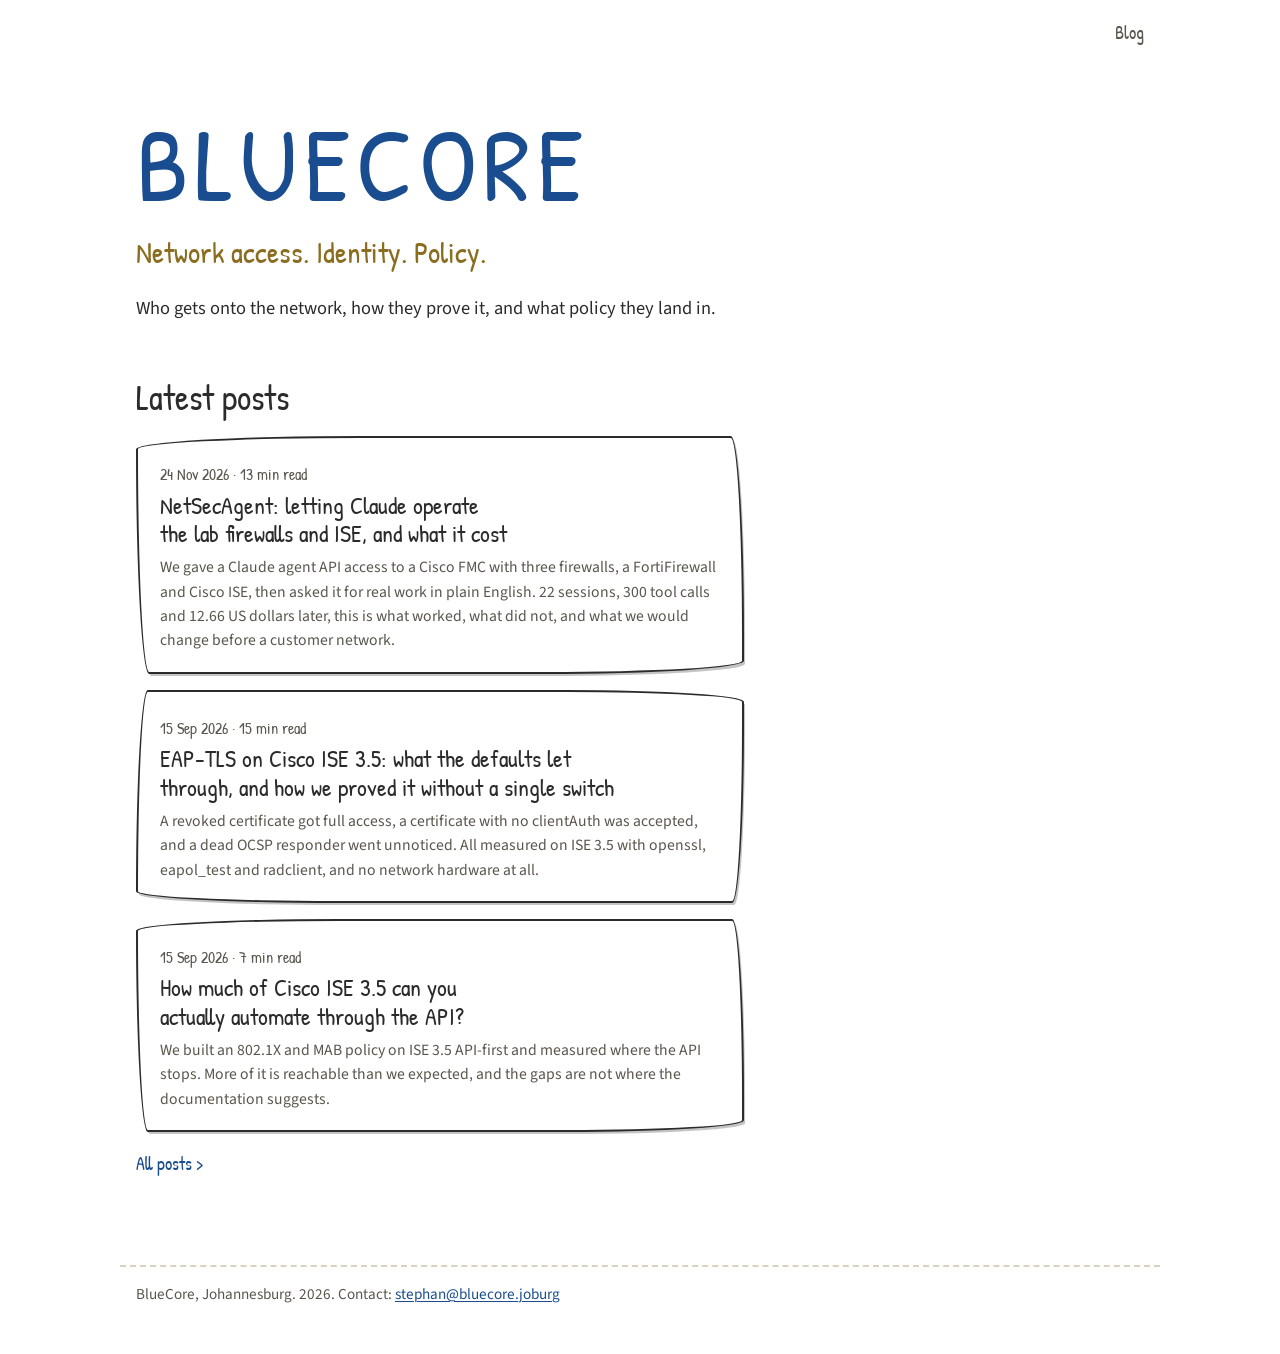
<file: index.html>
<!DOCTYPE html>
<html lang="en">
<head>
<meta charset="UTF-8">
<meta name="viewport" content="width=device-width, initial-scale=1.0">
<title>BlueCore — network access, identity and policy</title>
<meta name="description" content="BlueCore designs and validates network access control: Cisco ISE, RADIUS, 802.1X, EAP-TLS and MAB. Johannesburg, South Africa.">
<meta name="theme-color" content="#ffffff">
<link rel="icon" type="image/svg+xml" href="/favicon.svg">
<meta property="og:title" content="BlueCore">
<meta property="og:description" content="Network access, identity and policy. Cisco ISE, RADIUS, 802.1X, EAP-TLS and MAB — designed, tested, documented.">
<meta property="og:url" content="https://bluecore.joburg/">
<meta property="og:type" content="website">
<link rel="stylesheet" href="https://fonts.googleapis.com/css2?family=Patrick+Hand&family=Source+Sans+3:ital,wght@0,400;0,600;1,400&family=IBM+Plex+Mono:wght@400;500&display=swap">
<link rel="stylesheet" href="/site.css?v=a4471fb251">
<link rel="alternate" type="application/rss+xml" title="BlueCore blog" href="/blog/feed.xml">
</head>
<body>
  <main>
    <nav class="topnav" aria-label="Site">
      <!-- blog:nav -->
      <a href="/blog/">Blog</a>
      <!-- /blog:nav -->
    </nav>

    <section class="hero">
      <h1 class="wordmark">BLUECORE</h1>
      <p class="tagline">Network access. Identity. Policy.</p>
      <p class="hero-sub">Who gets onto the network, how they prove it, and what policy they land in.</p>
    </section>

    <!-- blog:latest -->
    <section class="section" id="latest">
      <h2>Latest posts</h2>
      <ul class="post-list"><li class="post-item"><p class="post-meta"><time datetime="2026-11-24">24 Nov 2026</time> · 13 min read</p><h3><a href="/blog/netsecagent-claude-firewall-ise/">NetSecAgent: letting Claude operate the lab firewalls and ISE, and what it cost</a></h3><p>We gave a Claude agent API access to a Cisco FMC with three firewalls, a FortiFirewall and Cisco ISE, then asked it for real work in plain English. 22 sessions, 300 tool calls and 12.66 US dollars later, this is what worked, what did not, and what we would change before a customer network.</p></li><li class="post-item"><p class="post-meta"><time datetime="2026-09-15">15 Sep 2026</time> · 15 min read</p><h3><a href="/blog/ise-eap-tls-without-hardware/">EAP-TLS on Cisco ISE 3.5: what the defaults let through, and how we proved it without a single switch</a></h3><p>A revoked certificate got full access, a certificate with no clientAuth was accepted, and a dead OCSP responder went unnoticed. All measured on ISE 3.5 with openssl, eapol_test and radclient, and no network hardware at all.</p></li><li class="post-item"><p class="post-meta"><time datetime="2026-09-15">15 Sep 2026</time> · 7 min read</p><h3><a href="/blog/ise-api-coverage/">How much of Cisco ISE 3.5 can you actually automate through the API?</a></h3><p>We built an 802.1X and MAB policy on ISE 3.5 API-first and measured where the API stops. More of it is reachable than we expected, and the gaps are not where the documentation suggests.</p></li></ul>
      <p class="more-link"><a href="/blog/">All posts &gt;</a></p>
    </section>
    <!-- /blog:latest -->
  </main>

  <footer>
    BlueCore, Johannesburg. 2026. Contact: <a href="mailto:stephan@bluecore.joburg">stephan@bluecore.joburg</a>
  </footer>
</body>
</html>
</file>
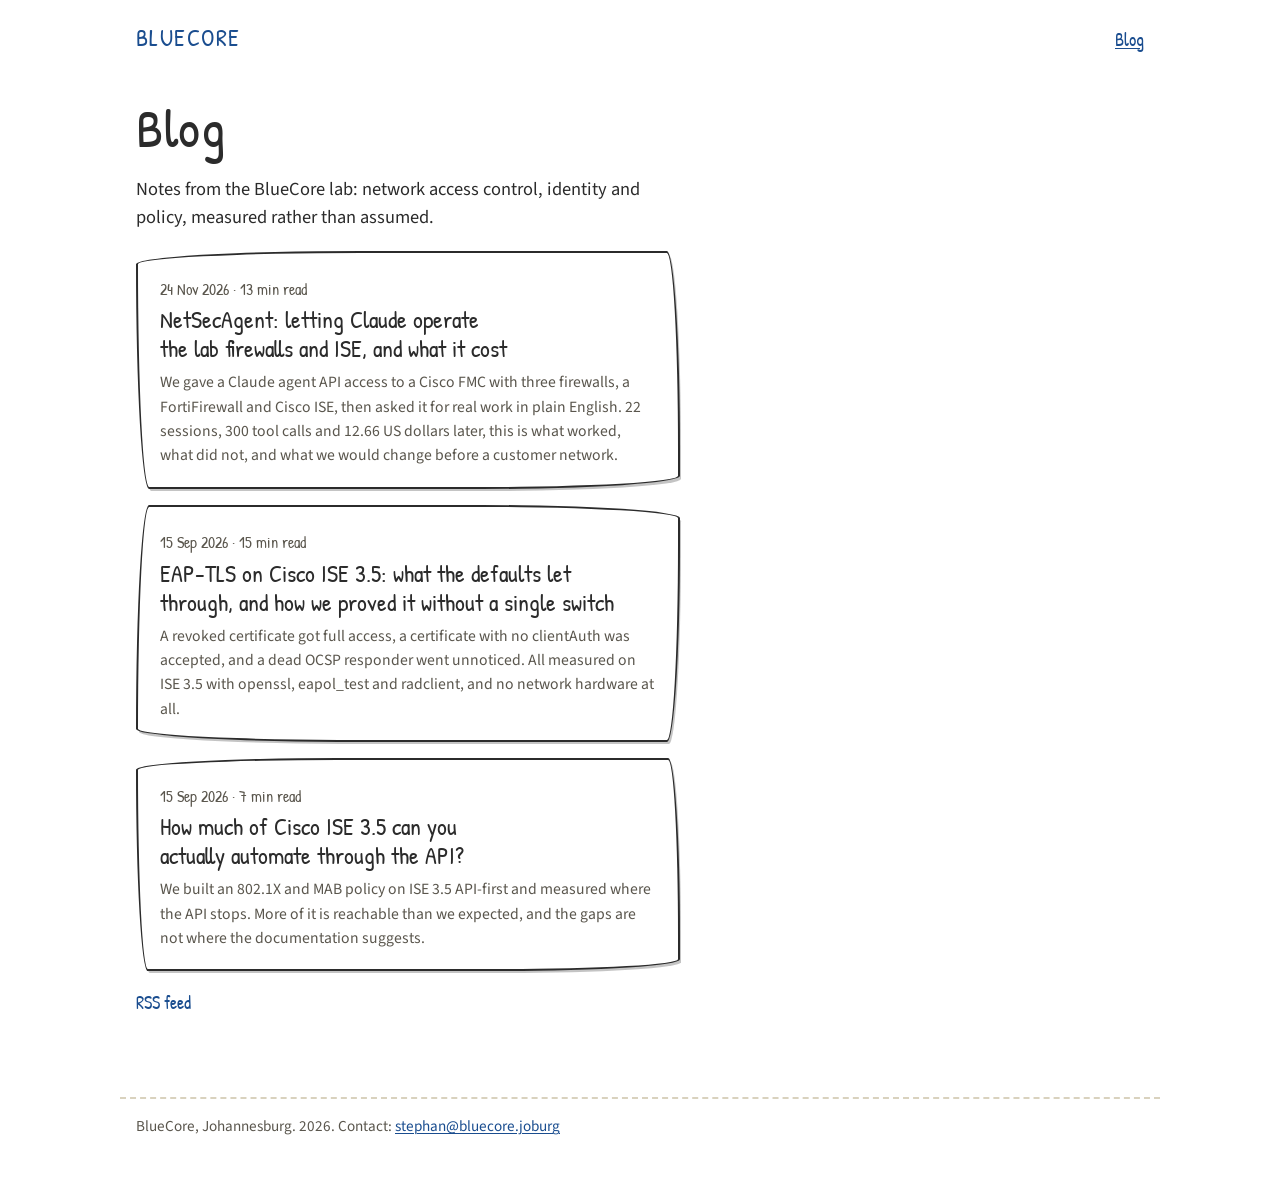
<file: blog/index.html>
<!DOCTYPE html>
<html lang="en">
<head>
<meta charset="UTF-8">
<meta name="viewport" content="width=device-width, initial-scale=1.0">
<title>Blog | BlueCore</title>
<meta name="description" content="Notes from the BlueCore lab on network access control, identity and policy.">
<meta name="theme-color" content="#ffffff">
<link rel="icon" type="image/svg+xml" href="/favicon.svg">
<link rel="canonical" href="https://bluecore.joburg/blog/">
<link rel="alternate" type="application/rss+xml" title="BlueCore blog" href="/blog/feed.xml">
<meta property="og:title" content="Blog | BlueCore">
<meta property="og:description" content="Notes from the BlueCore lab on network access control, identity and policy.">
<meta property="og:url" content="https://bluecore.joburg/blog/">
<meta property="og:type" content="website">
<link rel="stylesheet" href="https://fonts.googleapis.com/css2?family=Patrick+Hand&family=Source+Sans+3:ital,wght@0,400;0,600;1,400&family=IBM+Plex+Mono:wght@400;500&display=swap">
<link rel="stylesheet" href="/site.css?v=a4471fb251">
</head>
<body class="blog">
  <main>
    <nav class="topnav" aria-label="Site">
      <a class="topnav-home" href="/">BLUECORE</a>
      <a href="/blog/" aria-current="page">Blog</a>
    </nav>
    <header class="blog-head">
      <h1>Blog</h1>
      <p class="lede">Notes from the BlueCore lab: network access control, identity and policy, measured rather than assumed.</p>
    </header>
    <div class="blog-list">
      <ul class="post-list"><li class="post-item"><p class="post-meta"><time datetime="2026-11-24">24 Nov 2026</time> · 13 min read</p><h2><a href="/blog/netsecagent-claude-firewall-ise/">NetSecAgent: letting Claude operate the lab firewalls and ISE, and what it cost</a></h2><p>We gave a Claude agent API access to a Cisco FMC with three firewalls, a FortiFirewall and Cisco ISE, then asked it for real work in plain English. 22 sessions, 300 tool calls and 12.66 US dollars later, this is what worked, what did not, and what we would change before a customer network.</p></li><li class="post-item"><p class="post-meta"><time datetime="2026-09-15">15 Sep 2026</time> · 15 min read</p><h2><a href="/blog/ise-eap-tls-without-hardware/">EAP-TLS on Cisco ISE 3.5: what the defaults let through, and how we proved it without a single switch</a></h2><p>A revoked certificate got full access, a certificate with no clientAuth was accepted, and a dead OCSP responder went unnoticed. All measured on ISE 3.5 with openssl, eapol_test and radclient, and no network hardware at all.</p></li><li class="post-item"><p class="post-meta"><time datetime="2026-09-15">15 Sep 2026</time> · 7 min read</p><h2><a href="/blog/ise-api-coverage/">How much of Cisco ISE 3.5 can you actually automate through the API?</a></h2><p>We built an 802.1X and MAB policy on ISE 3.5 API-first and measured where the API stops. More of it is reachable than we expected, and the gaps are not where the documentation suggests.</p></li></ul>
      <p class="more-link"><a href="/blog/feed.xml">RSS feed</a></p>
    </div>
  </main>

  <footer>
    BlueCore, Johannesburg. 2026. Contact: <a href="mailto:stephan@bluecore.joburg">stephan@bluecore.joburg</a>
  </footer>

</body>
</html>
</file>
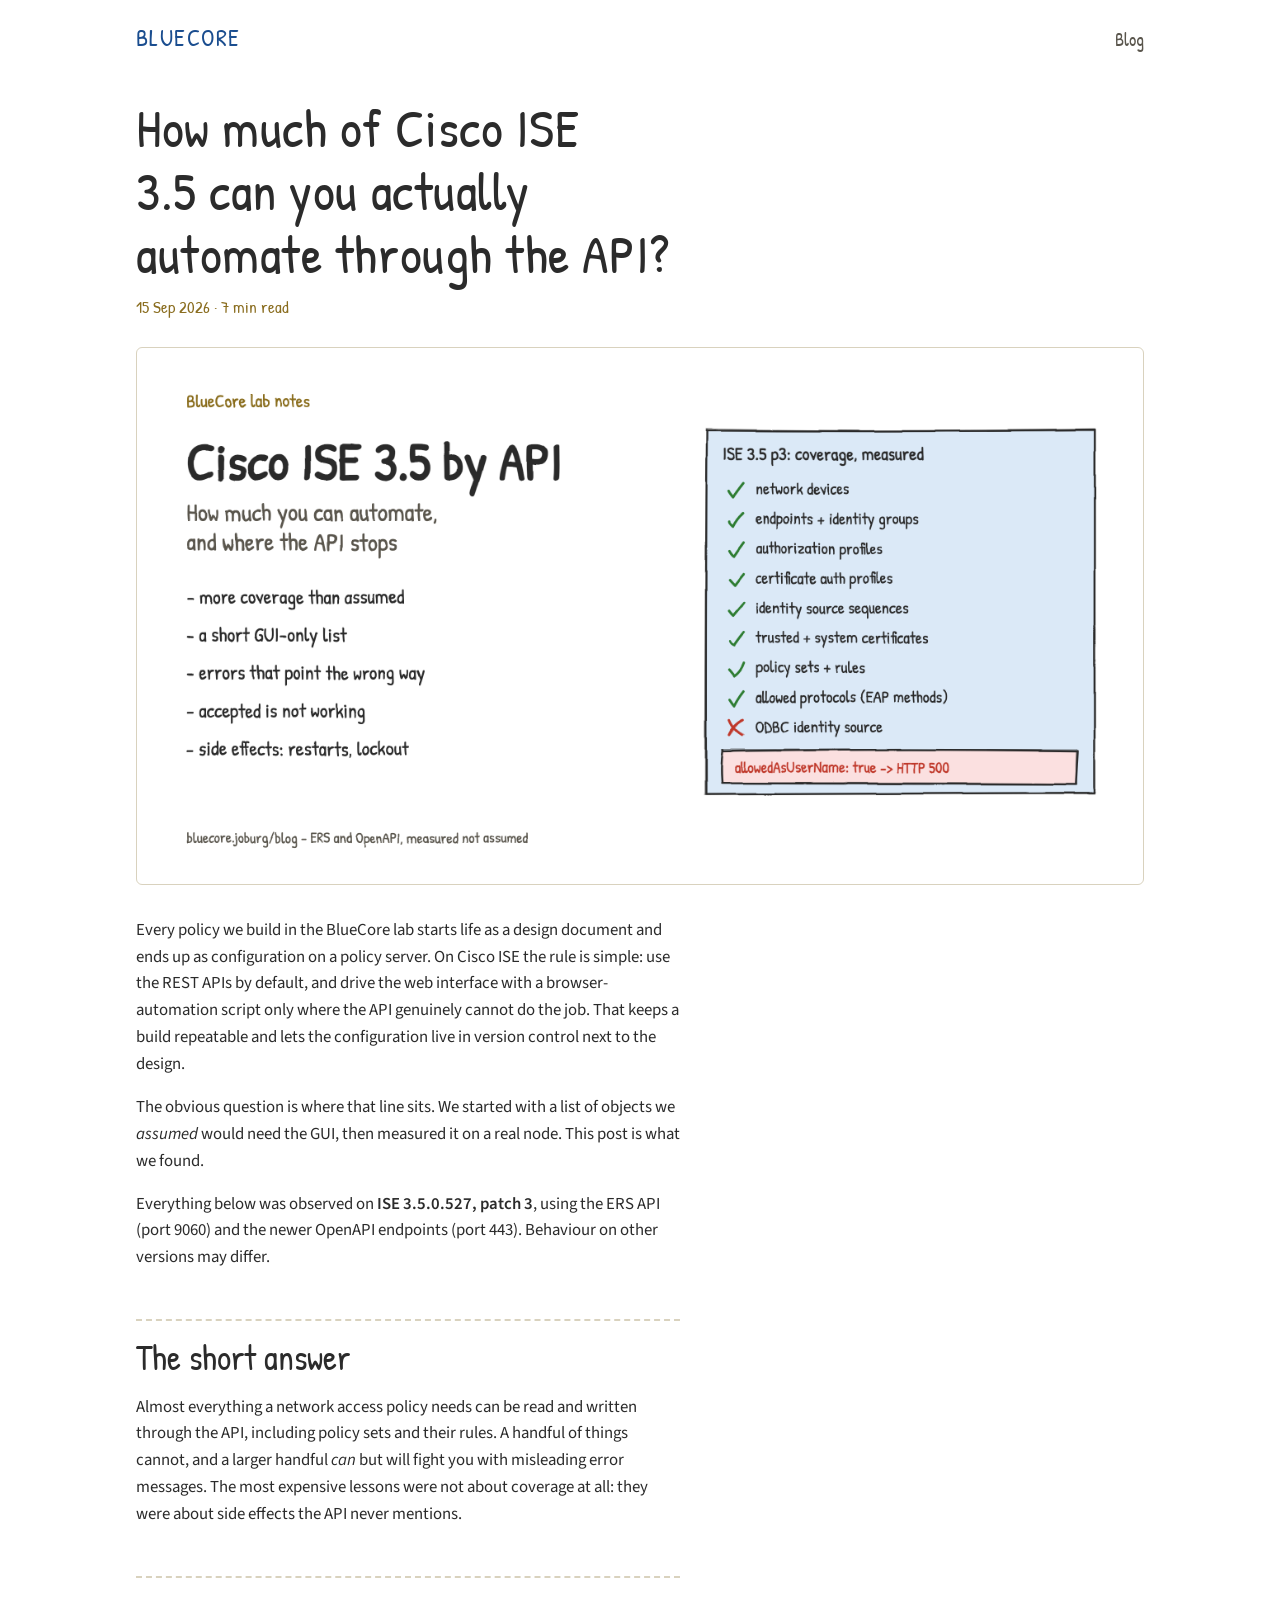
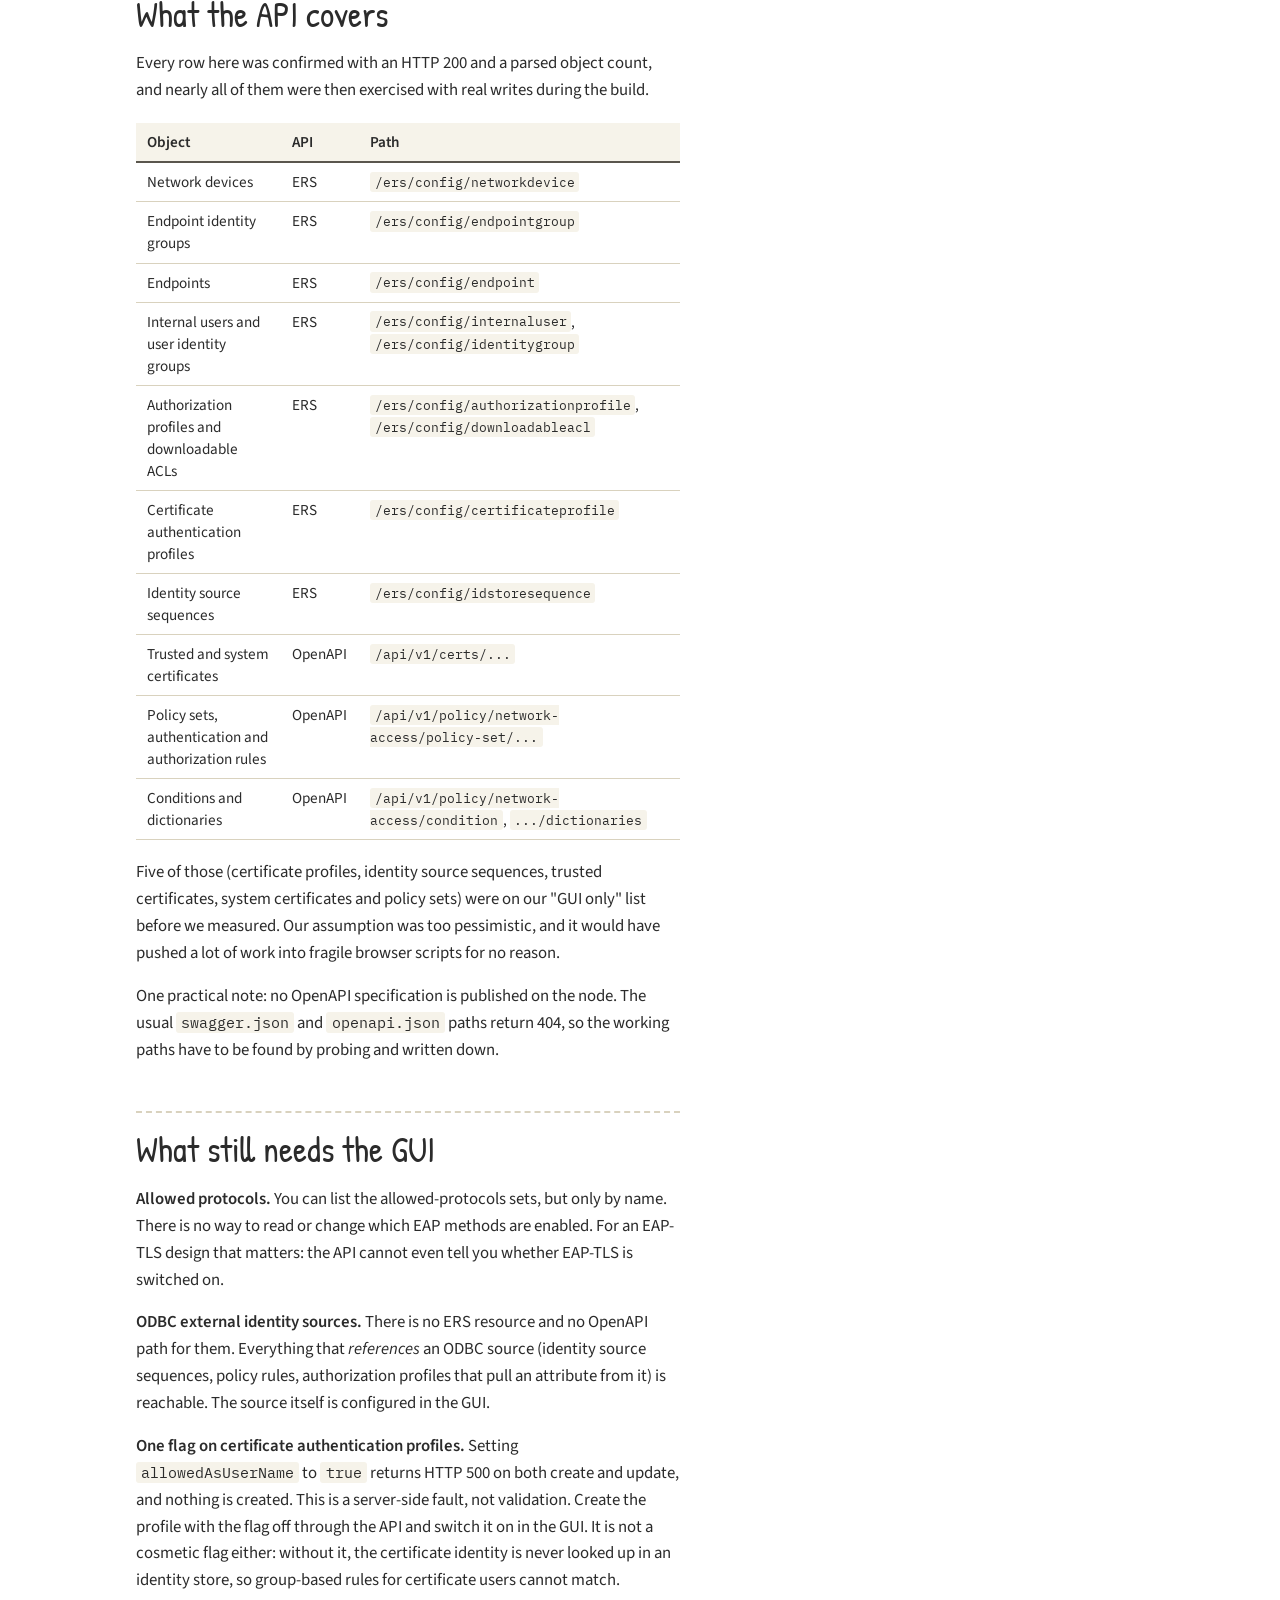
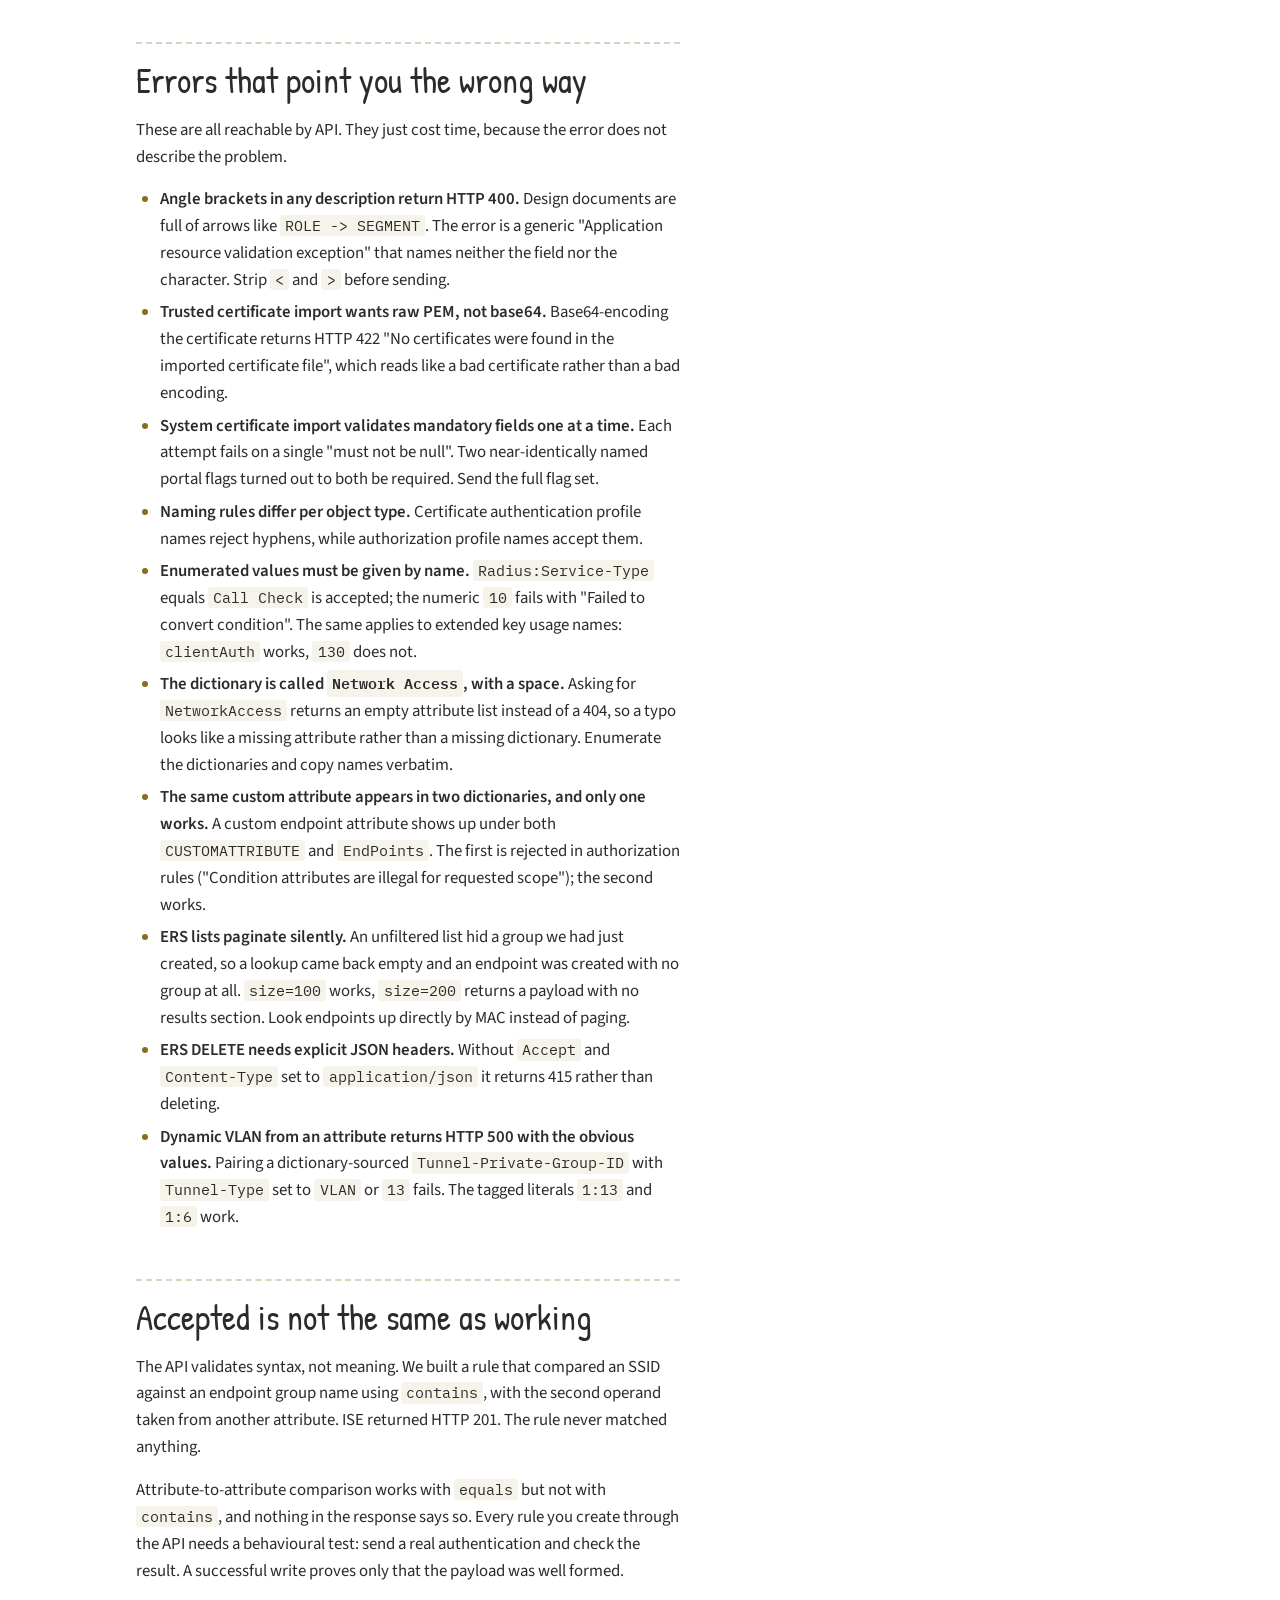
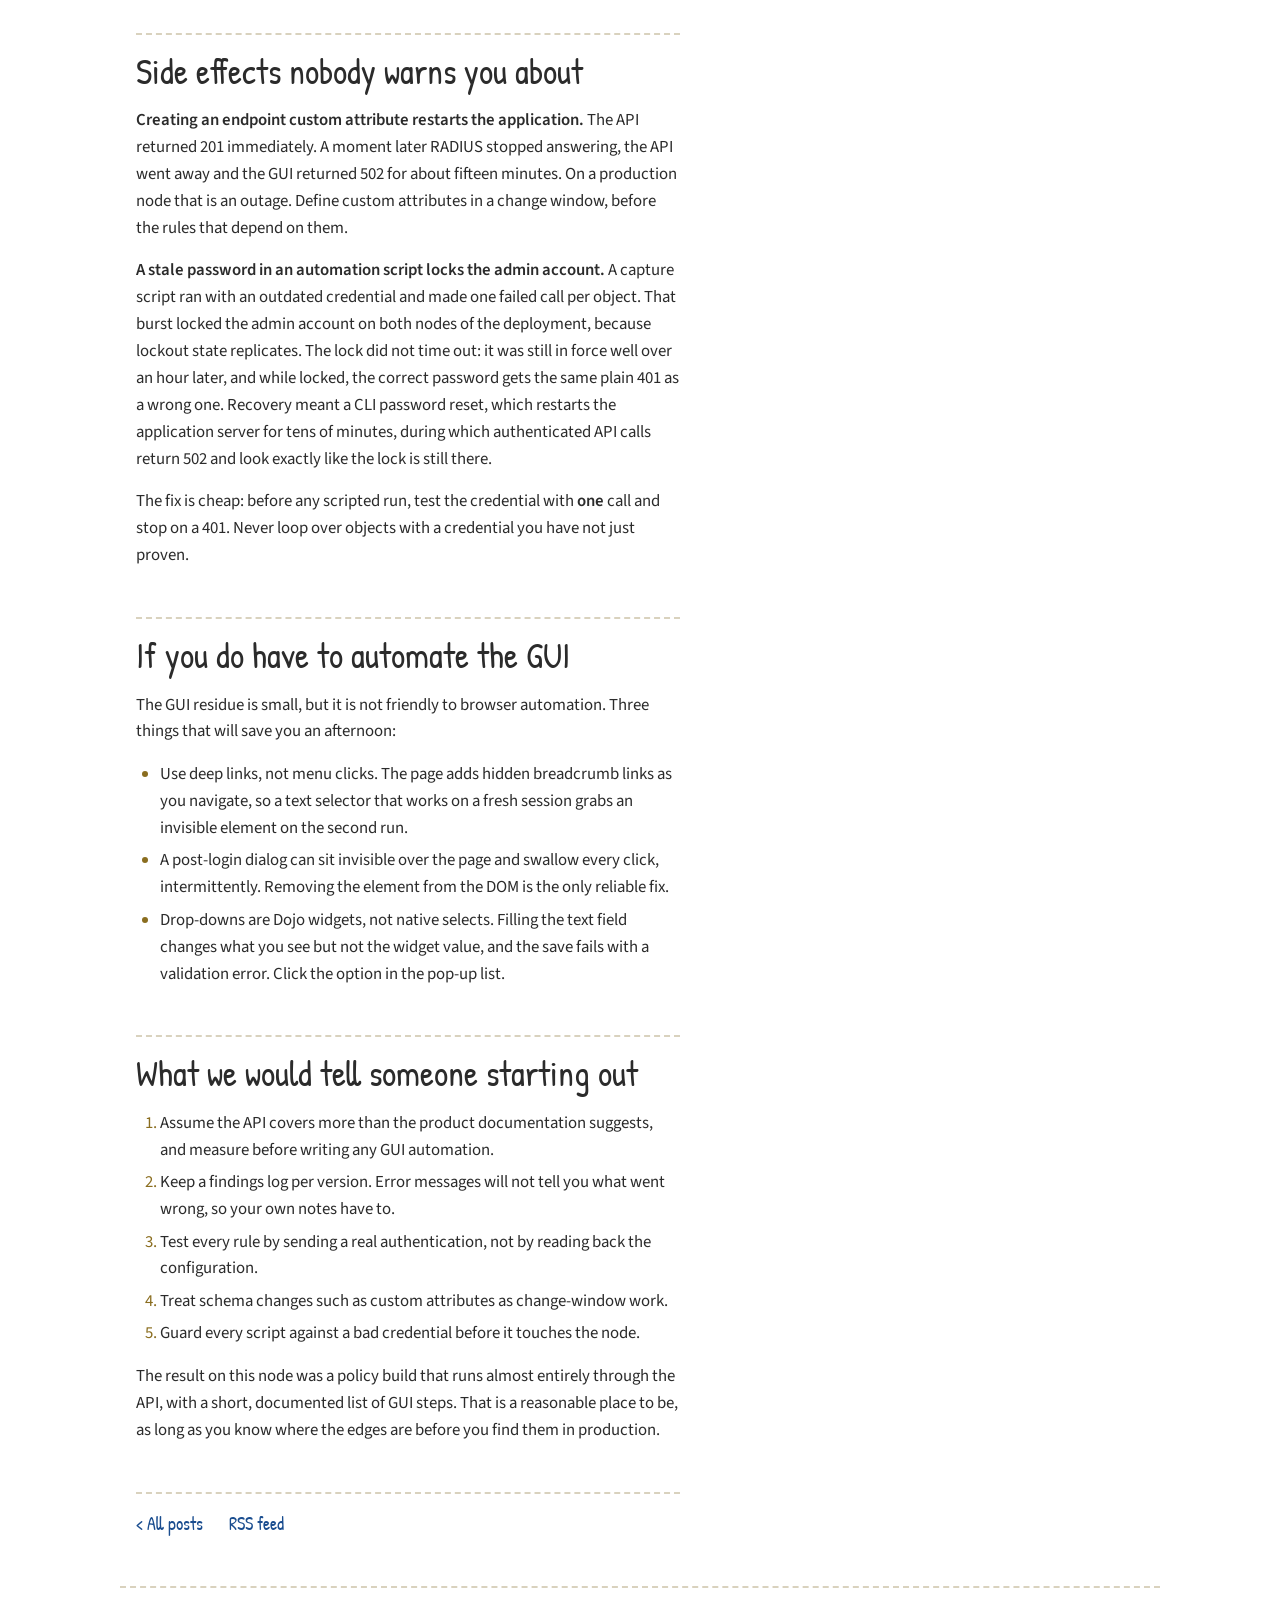
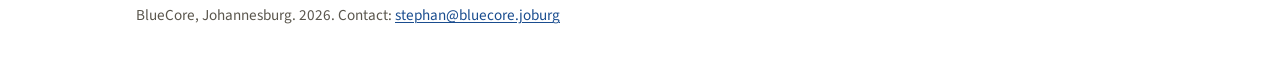
<file: blog/ise-api-coverage/index.html>
<!DOCTYPE html>
<html lang="en">
<head>
<meta charset="UTF-8">
<meta name="viewport" content="width=device-width, initial-scale=1.0">
<title>How much of Cisco ISE 3.5 can you actually automate through the API? | BlueCore</title>
<meta name="description" content="We built an 802.1X and MAB policy on ISE 3.5 API-first and measured where the API stops. More of it is reachable than we expected, and the gaps are not where the documentation suggests.">
<meta name="theme-color" content="#ffffff">
<link rel="icon" type="image/svg+xml" href="/favicon.svg">
<link rel="canonical" href="https://bluecore.joburg/blog/ise-api-coverage/">
<link rel="alternate" type="application/rss+xml" title="BlueCore blog" href="/blog/feed.xml">
<meta property="og:title" content="How much of Cisco ISE 3.5 can you actually automate through the API? | BlueCore">
<meta property="og:description" content="We built an 802.1X and MAB policy on ISE 3.5 API-first and measured where the API stops. More of it is reachable than we expected, and the gaps are not where the documentation suggests.">
<meta property="og:url" content="https://bluecore.joburg/blog/ise-api-coverage/">
<meta property="og:type" content="article">
<meta property="article:published_time" content="2026-09-15">
<meta property="og:image" content="https://bluecore.joburg/assets/blog/ise-api-cover.png">
<meta name="twitter:card" content="summary_large_image">
<link rel="stylesheet" href="https://fonts.googleapis.com/css2?family=Patrick+Hand&family=Source+Sans+3:ital,wght@0,400;0,600;1,400&family=IBM+Plex+Mono:wght@400;500&display=swap">
<link rel="stylesheet" href="/site.css?v=a4471fb251">
</head>
<body class="blog">
  <main>
    <nav class="topnav" aria-label="Site">
      <a class="topnav-home" href="/">BLUECORE</a>
      <a href="/blog/">Blog</a>
    </nav>
    <article>
      <header class="blog-head">
        <h1>How much of Cisco ISE 3.5 can you actually automate through the API?</h1>
        <p class="post-meta"><time datetime="2026-09-15">15 Sep 2026</time> · 7 min read</p>
      </header>
      <figure class="post-cover"><img src="/assets/blog/ise-api-cover.png" alt="How much of Cisco ISE 3.5 can you actually automate through the API?" width="1200" height="630"></figure>
      <div class="prose">
<p>Every policy we build in the BlueCore lab starts life as a design document and ends up as configuration on a policy server. On Cisco ISE the rule is simple: use the REST APIs by default, and drive the web interface with a browser-automation script only where the API genuinely cannot do the job. That keeps a build repeatable and lets the configuration live in version control next to the design.</p>
<p>The obvious question is where that line sits. We started with a list of objects we <em>assumed</em> would need the GUI, then measured it on a real node. This post is what we found.</p>
<p>Everything below was observed on <strong>ISE 3.5.0.527, patch 3</strong>, using the ERS API (port 9060) and the newer OpenAPI endpoints (port 443). Behaviour on other versions may differ.</p>
<h2 id="the-short-answer">The short answer</h2>
<p>Almost everything a network access policy needs can be read and written through the API, including policy sets and their rules. A handful of things cannot, and a larger handful <em>can</em> but will fight you with misleading error messages. The most expensive lessons were not about coverage at all: they were about side effects the API never mentions.</p>
<h2 id="what-the-api-covers">What the API covers</h2>
<p>Every row here was confirmed with an HTTP 200 and a parsed object count, and nearly all of them were then exercised with real writes during the build.</p>
<div class="table-wrap"><table><thead><tr><th>Object</th><th>API</th><th>Path</th></tr></thead><tbody><tr><td>Network devices</td><td>ERS</td><td><code>/ers/config/networkdevice</code></td></tr><tr><td>Endpoint identity groups</td><td>ERS</td><td><code>/ers/config/endpointgroup</code></td></tr><tr><td>Endpoints</td><td>ERS</td><td><code>/ers/config/endpoint</code></td></tr><tr><td>Internal users and user identity groups</td><td>ERS</td><td><code>/ers/config/internaluser</code>, <code>/ers/config/identitygroup</code></td></tr><tr><td>Authorization profiles and downloadable ACLs</td><td>ERS</td><td><code>/ers/config/authorizationprofile</code>, <code>/ers/config/downloadableacl</code></td></tr><tr><td>Certificate authentication profiles</td><td>ERS</td><td><code>/ers/config/certificateprofile</code></td></tr><tr><td>Identity source sequences</td><td>ERS</td><td><code>/ers/config/idstoresequence</code></td></tr><tr><td>Trusted and system certificates</td><td>OpenAPI</td><td><code>/api/v1/certs/...</code></td></tr><tr><td>Policy sets, authentication and authorization rules</td><td>OpenAPI</td><td><code>/api/v1/policy/network-access/policy-set/...</code></td></tr><tr><td>Conditions and dictionaries</td><td>OpenAPI</td><td><code>/api/v1/policy/network-access/condition</code>, <code>.../dictionaries</code></td></tr></tbody></table></div>
<p>Five of those (certificate profiles, identity source sequences, trusted certificates, system certificates and policy sets) were on our &quot;GUI only&quot; list before we measured. Our assumption was too pessimistic, and it would have pushed a lot of work into fragile browser scripts for no reason.</p>
<p>One practical note: no OpenAPI specification is published on the node. The usual <code>swagger.json</code> and <code>openapi.json</code> paths return 404, so the working paths have to be found by probing and written down.</p>
<h2 id="what-still-needs-the-gui">What still needs the GUI</h2>
<p><strong>Allowed protocols.</strong> You can list the allowed-protocols sets, but only by name. There is no way to read or change which EAP methods are enabled. For an EAP-TLS design that matters: the API cannot even tell you whether EAP-TLS is switched on.</p>
<p><strong>ODBC external identity sources.</strong> There is no ERS resource and no OpenAPI path for them. Everything that <em>references</em> an ODBC source (identity source sequences, policy rules, authorization profiles that pull an attribute from it) is reachable. The source itself is configured in the GUI.</p>
<p><strong>One flag on certificate authentication profiles.</strong> Setting <code>allowedAsUserName</code> to <code>true</code> returns HTTP 500 on both create and update, and nothing is created. This is a server-side fault, not validation. Create the profile with the flag off through the API and switch it on in the GUI. It is not a cosmetic flag either: without it, the certificate identity is never looked up in an identity store, so group-based rules for certificate users cannot match.</p>
<h2 id="errors-that-point-you-the-wrong-way">Errors that point you the wrong way</h2>
<p>These are all reachable by API. They just cost time, because the error does not describe the problem.</p>
<ul><li><strong>Angle brackets in any description return HTTP 400.</strong> Design documents are full of arrows like <code>ROLE -&gt; SEGMENT</code>. The error is a generic &quot;Application resource validation exception&quot; that names neither the field nor the character. Strip <code>&lt;</code> and <code>&gt;</code> before sending.</li><li><strong>Trusted certificate import wants raw PEM, not base64.</strong> Base64-encoding the certificate returns HTTP 422 &quot;No certificates were found in the imported certificate file&quot;, which reads like a bad certificate rather than a bad encoding.</li><li><strong>System certificate import validates mandatory fields one at a time.</strong> Each attempt fails on a single &quot;must not be null&quot;. Two near-identically named portal flags turned out to both be required. Send the full flag set.</li><li><strong>Naming rules differ per object type.</strong> Certificate authentication profile names reject hyphens, while authorization profile names accept them.</li><li><strong>Enumerated values must be given by name.</strong> <code>Radius:Service-Type</code> equals <code>Call Check</code> is accepted; the numeric <code>10</code> fails with &quot;Failed to convert condition&quot;. The same applies to extended key usage names: <code>clientAuth</code> works, <code>130</code> does not.</li><li><strong>The dictionary is called <code>Network Access</code>, with a space.</strong> Asking for <code>NetworkAccess</code> returns an empty attribute list instead of a 404, so a typo looks like a missing attribute rather than a missing dictionary. Enumerate the dictionaries and copy names verbatim.</li><li><strong>The same custom attribute appears in two dictionaries, and only one works.</strong> A custom endpoint attribute shows up under both <code>CUSTOMATTRIBUTE</code> and <code>EndPoints</code>. The first is rejected in authorization rules (&quot;Condition attributes are illegal for requested scope&quot;); the second works.</li><li><strong>ERS lists paginate silently.</strong> An unfiltered list hid a group we had just created, so a lookup came back empty and an endpoint was created with no group at all. <code>size=100</code> works, <code>size=200</code> returns a payload with no results section. Look endpoints up directly by MAC instead of paging.</li><li><strong>ERS DELETE needs explicit JSON headers.</strong> Without <code>Accept</code> and <code>Content-Type</code> set to <code>application/json</code> it returns 415 rather than deleting.</li><li><strong>Dynamic VLAN from an attribute returns HTTP 500 with the obvious values.</strong> Pairing a dictionary-sourced <code>Tunnel-Private-Group-ID</code> with <code>Tunnel-Type</code> set to <code>VLAN</code> or <code>13</code> fails. The tagged literals <code>1:13</code> and <code>1:6</code> work.</li></ul>
<h2 id="accepted-is-not-the-same-as-working">Accepted is not the same as working</h2>
<p>The API validates syntax, not meaning. We built a rule that compared an SSID against an endpoint group name using <code>contains</code>, with the second operand taken from another attribute. ISE returned HTTP 201. The rule never matched anything.</p>
<p>Attribute-to-attribute comparison works with <code>equals</code> but not with <code>contains</code>, and nothing in the response says so. Every rule you create through the API needs a behavioural test: send a real authentication and check the result. A successful write proves only that the payload was well formed.</p>
<h2 id="side-effects-nobody-warns-you-about">Side effects nobody warns you about</h2>
<p><strong>Creating an endpoint custom attribute restarts the application.</strong> The API returned 201 immediately. A moment later RADIUS stopped answering, the API went away and the GUI returned 502 for about fifteen minutes. On a production node that is an outage. Define custom attributes in a change window, before the rules that depend on them.</p>
<p><strong>A stale password in an automation script locks the admin account.</strong> A capture script ran with an outdated credential and made one failed call per object. That burst locked the admin account on both nodes of the deployment, because lockout state replicates. The lock did not time out: it was still in force well over an hour later, and while locked, the correct password gets the same plain 401 as a wrong one. Recovery meant a CLI password reset, which restarts the application server for tens of minutes, during which authenticated API calls return 502 and look exactly like the lock is still there.</p>
<p>The fix is cheap: before any scripted run, test the credential with <strong>one</strong> call and stop on a 401. Never loop over objects with a credential you have not just proven.</p>
<h2 id="if-you-do-have-to-automate-the-gui">If you do have to automate the GUI</h2>
<p>The GUI residue is small, but it is not friendly to browser automation. Three things that will save you an afternoon:</p>
<ul><li>Use deep links, not menu clicks. The page adds hidden breadcrumb links as you navigate, so a text selector that works on a fresh session grabs an invisible element on the second run.</li><li>A post-login dialog can sit invisible over the page and swallow every click, intermittently. Removing the element from the DOM is the only reliable fix.</li><li>Drop-downs are Dojo widgets, not native selects. Filling the text field changes what you see but not the widget value, and the save fails with a validation error. Click the option in the pop-up list.</li></ul>
<h2 id="what-we-would-tell-someone-starting-out">What we would tell someone starting out</h2>
<ol><li>Assume the API covers more than the product documentation suggests, and measure before writing any GUI automation.</li><li>Keep a findings log per version. Error messages will not tell you what went wrong, so your own notes have to.</li><li>Test every rule by sending a real authentication, not by reading back the configuration.</li><li>Treat schema changes such as custom attributes as change-window work.</li><li>Guard every script against a bad credential before it touches the node.</li></ol>
<p>The result on this node was a policy build that runs almost entirely through the API, with a short, documented list of GUI steps. That is a reasonable place to be, as long as you know where the edges are before you find them in production.</p>
      </div>
    </article>
    <p class="post-foot"><a href="/blog/">&lt; All posts</a><a href="/blog/feed.xml">RSS feed</a></p>
  </main>

  <footer>
    BlueCore, Johannesburg. 2026. Contact: <a href="mailto:stephan@bluecore.joburg">stephan@bluecore.joburg</a>
  </footer>

</body>
</html>
</file>
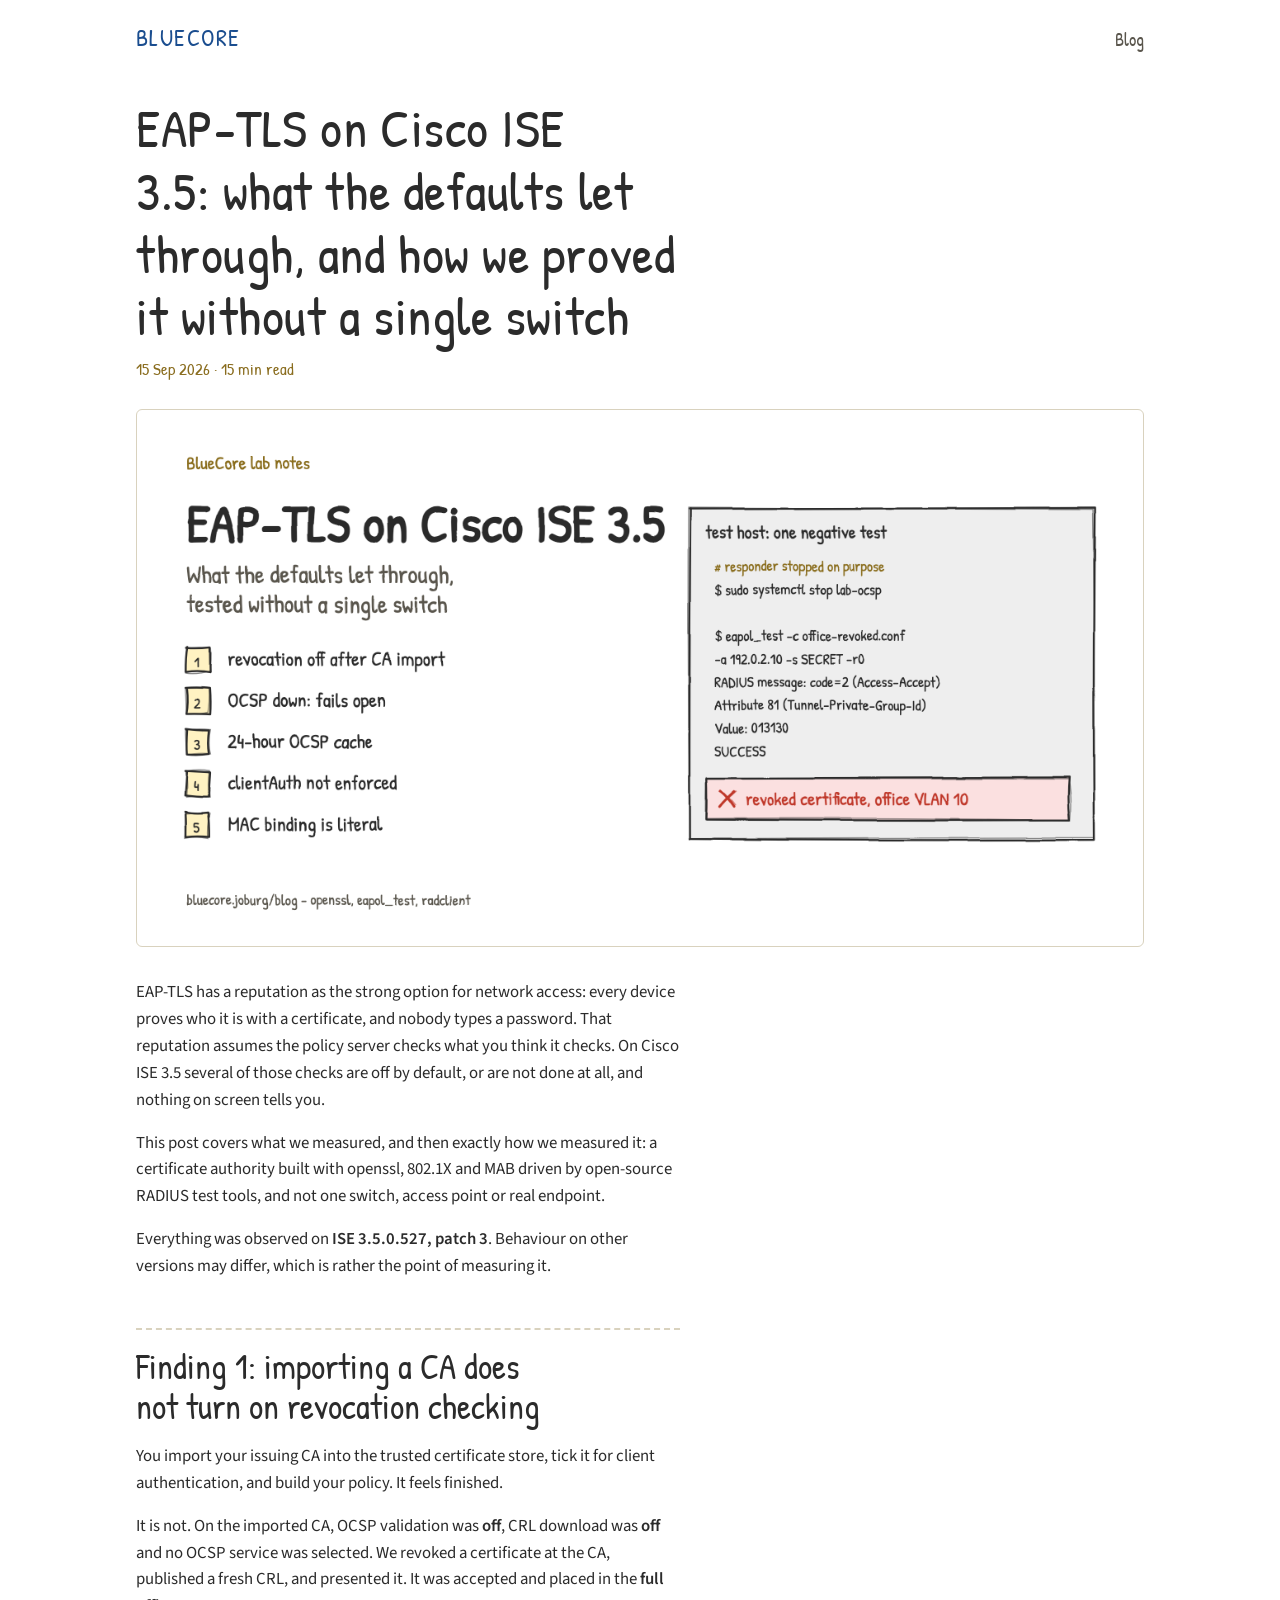
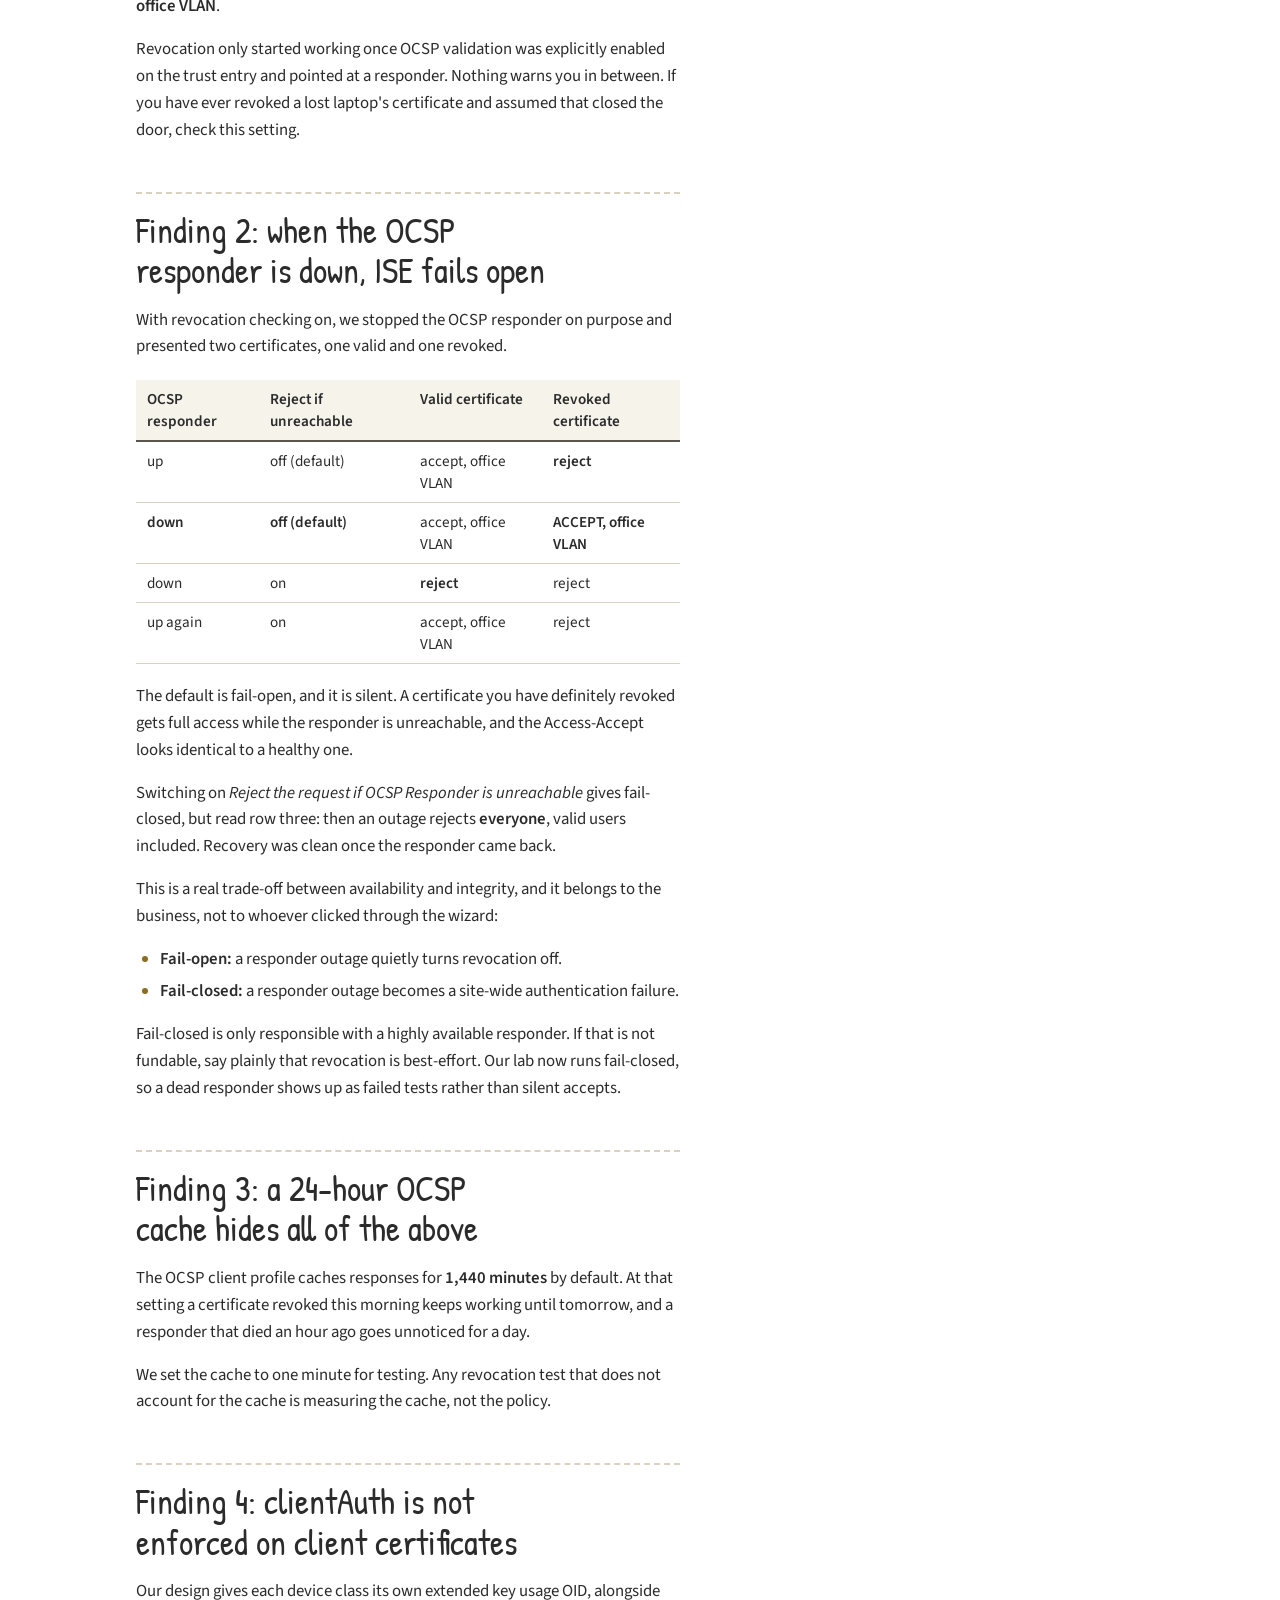
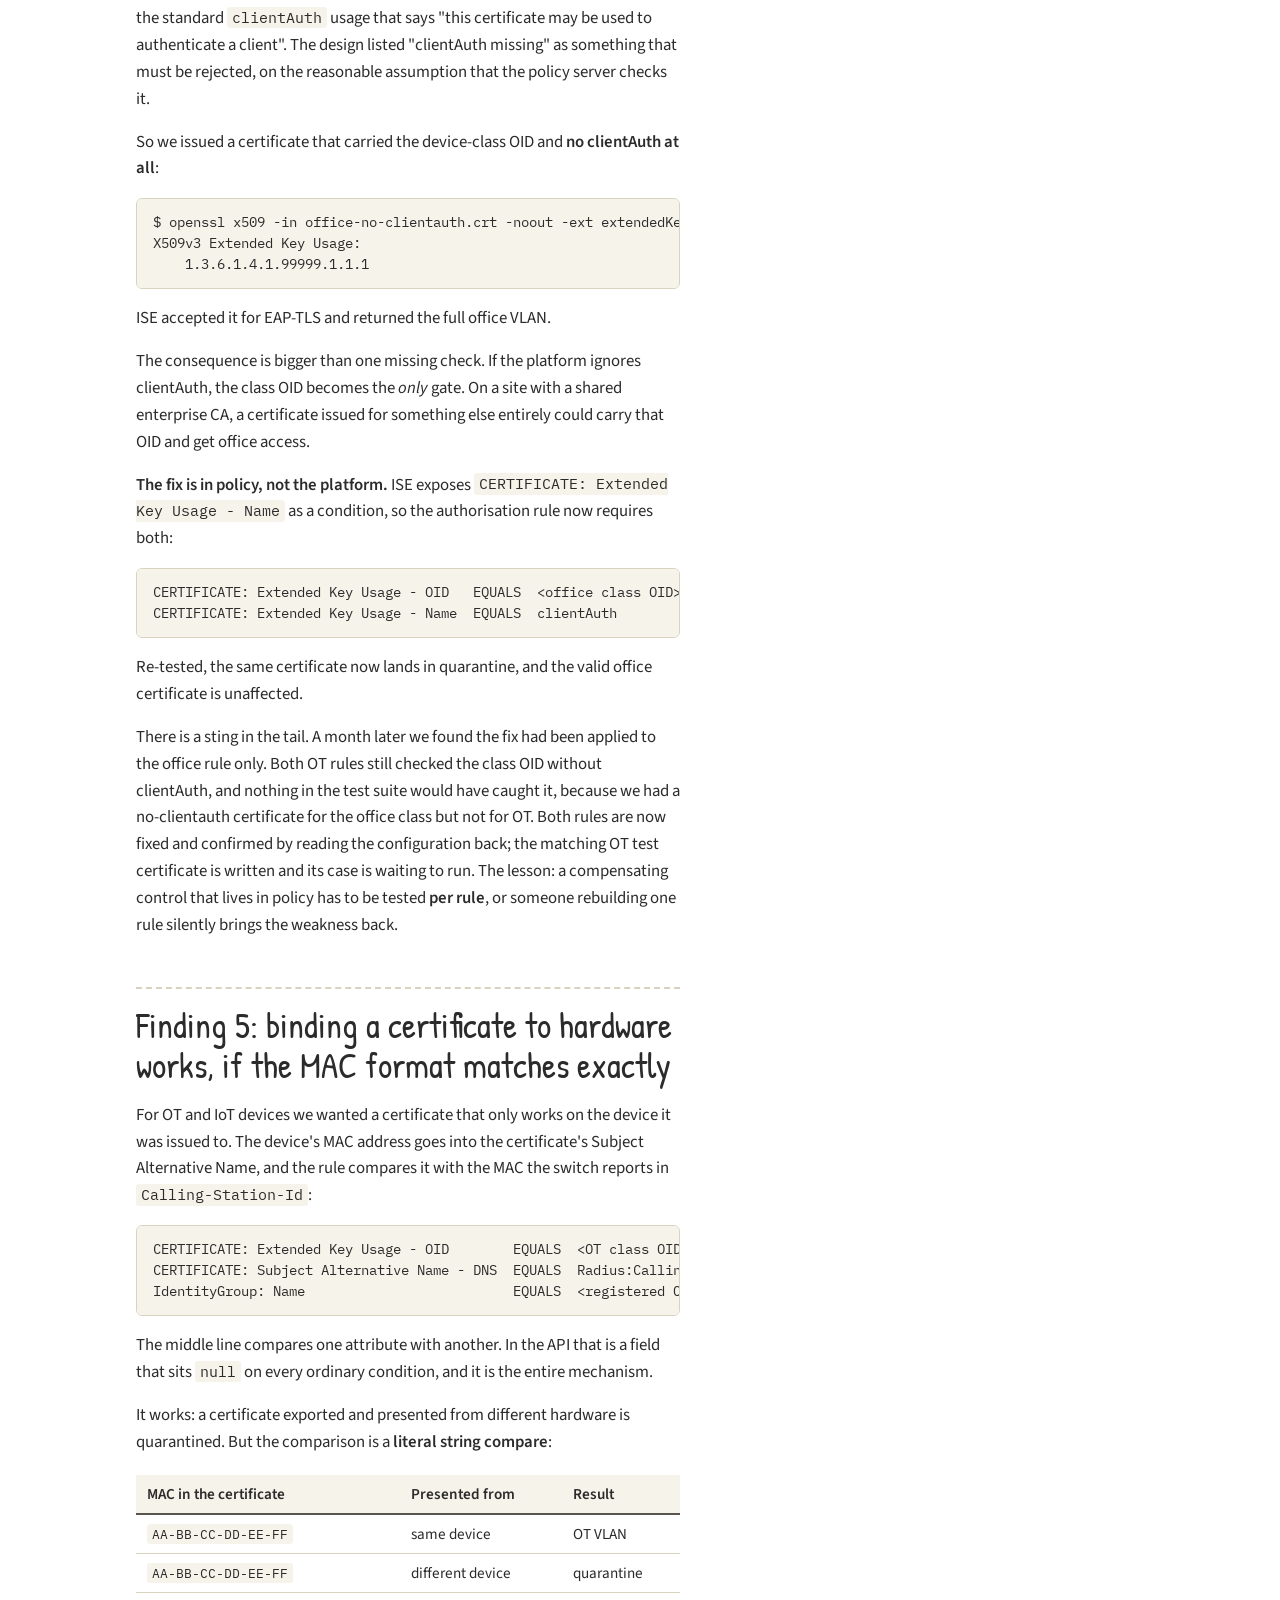
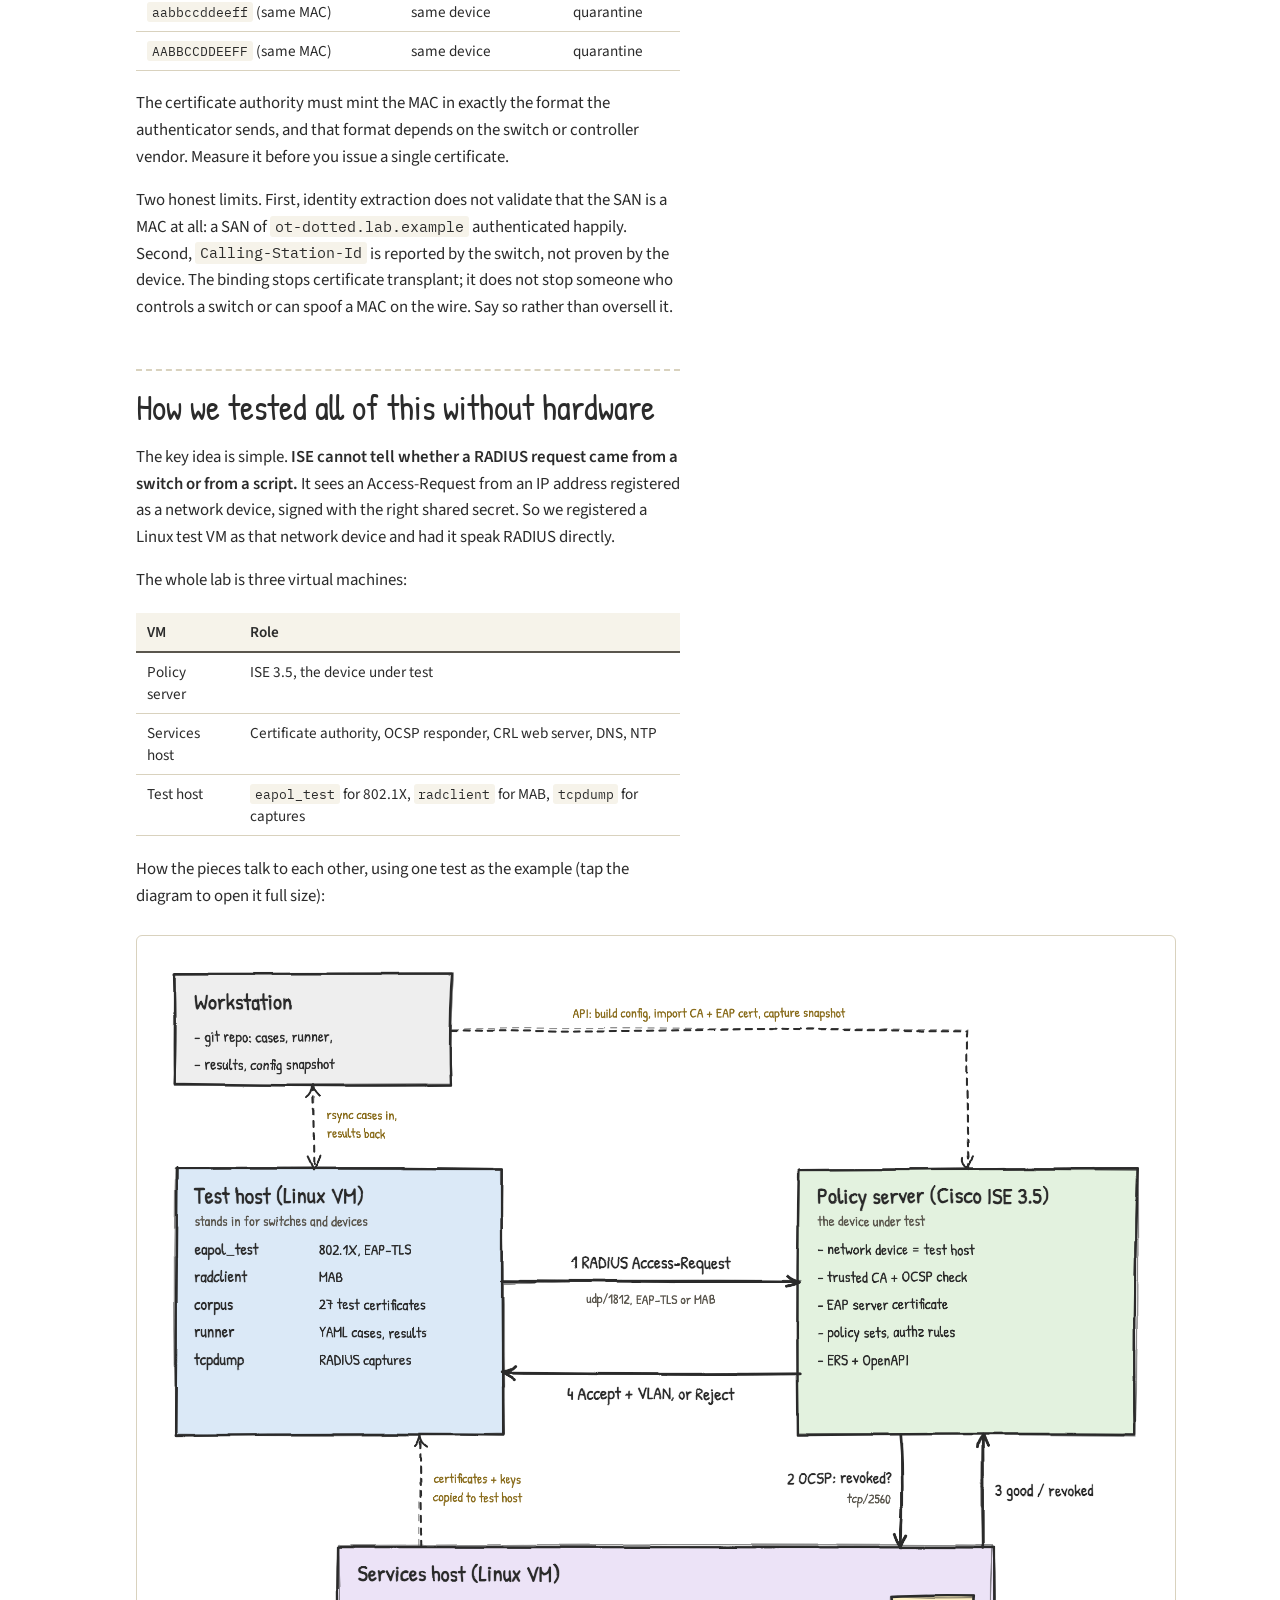
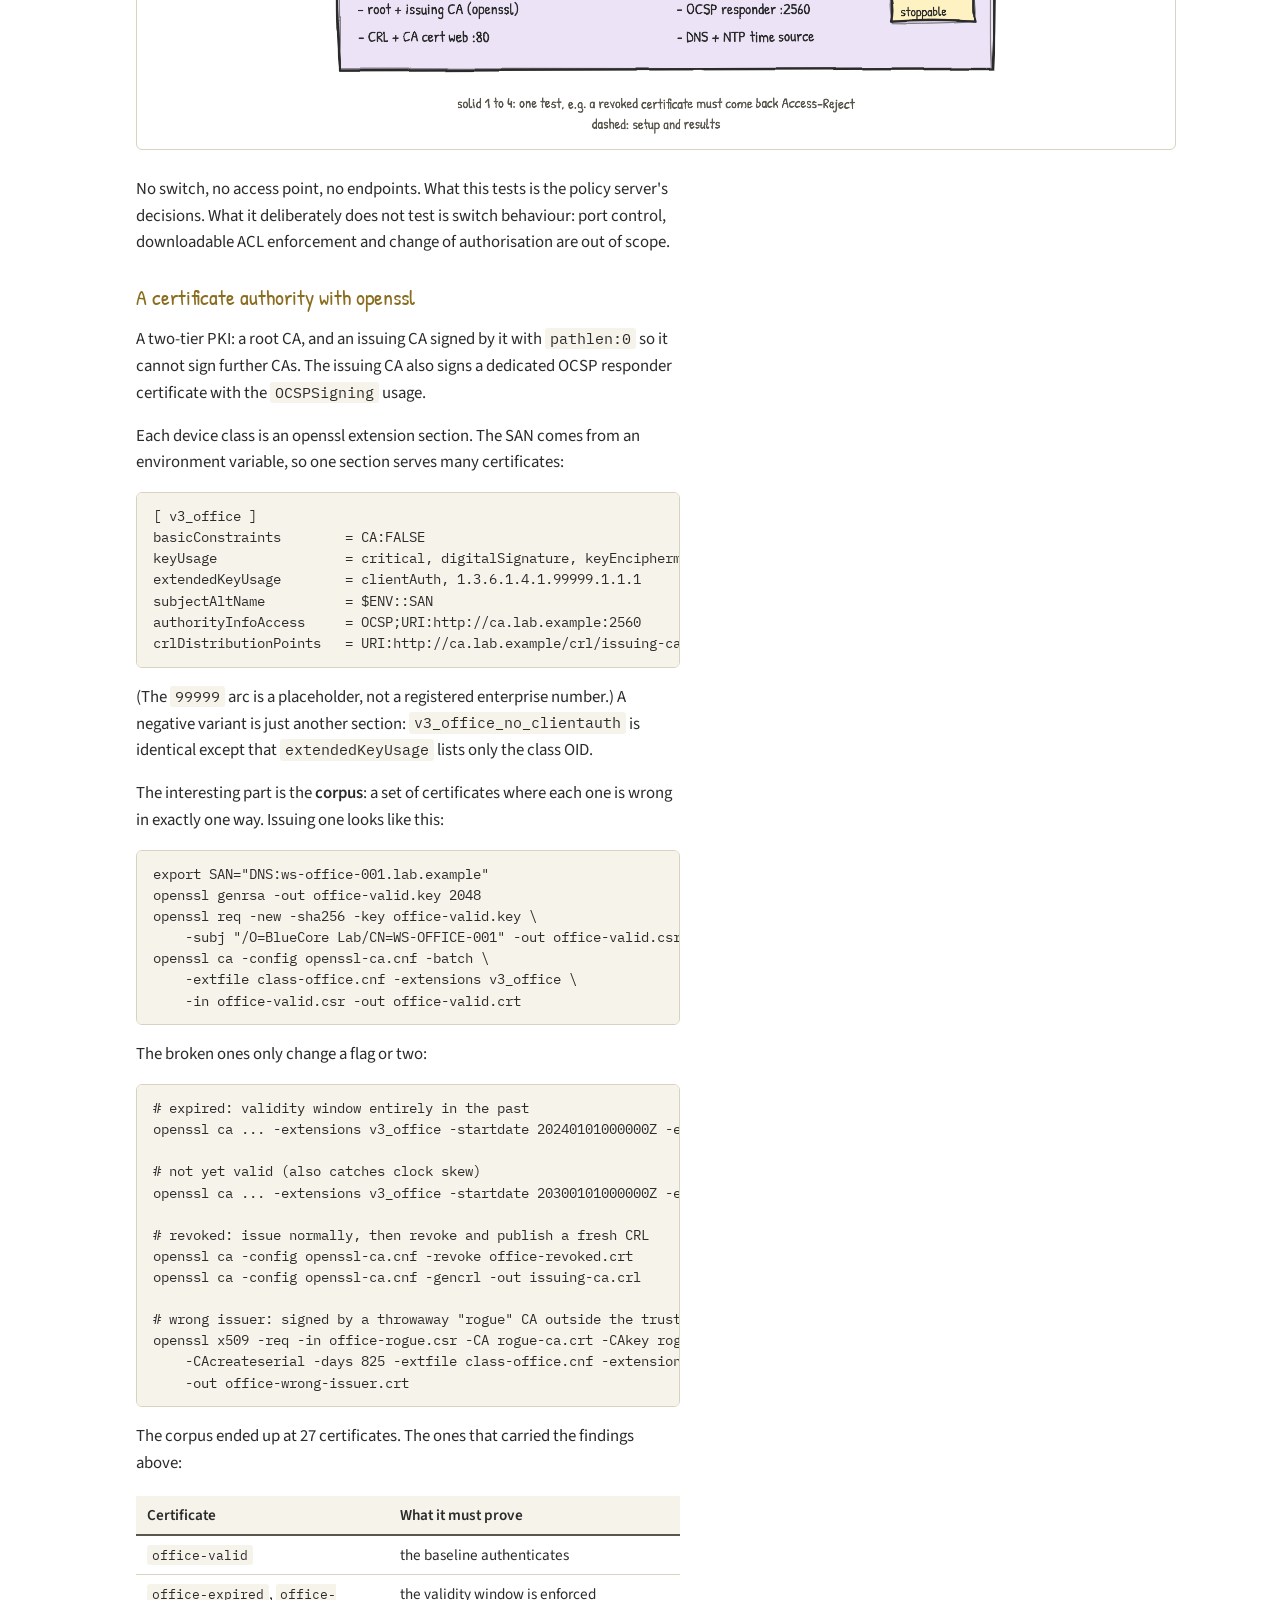
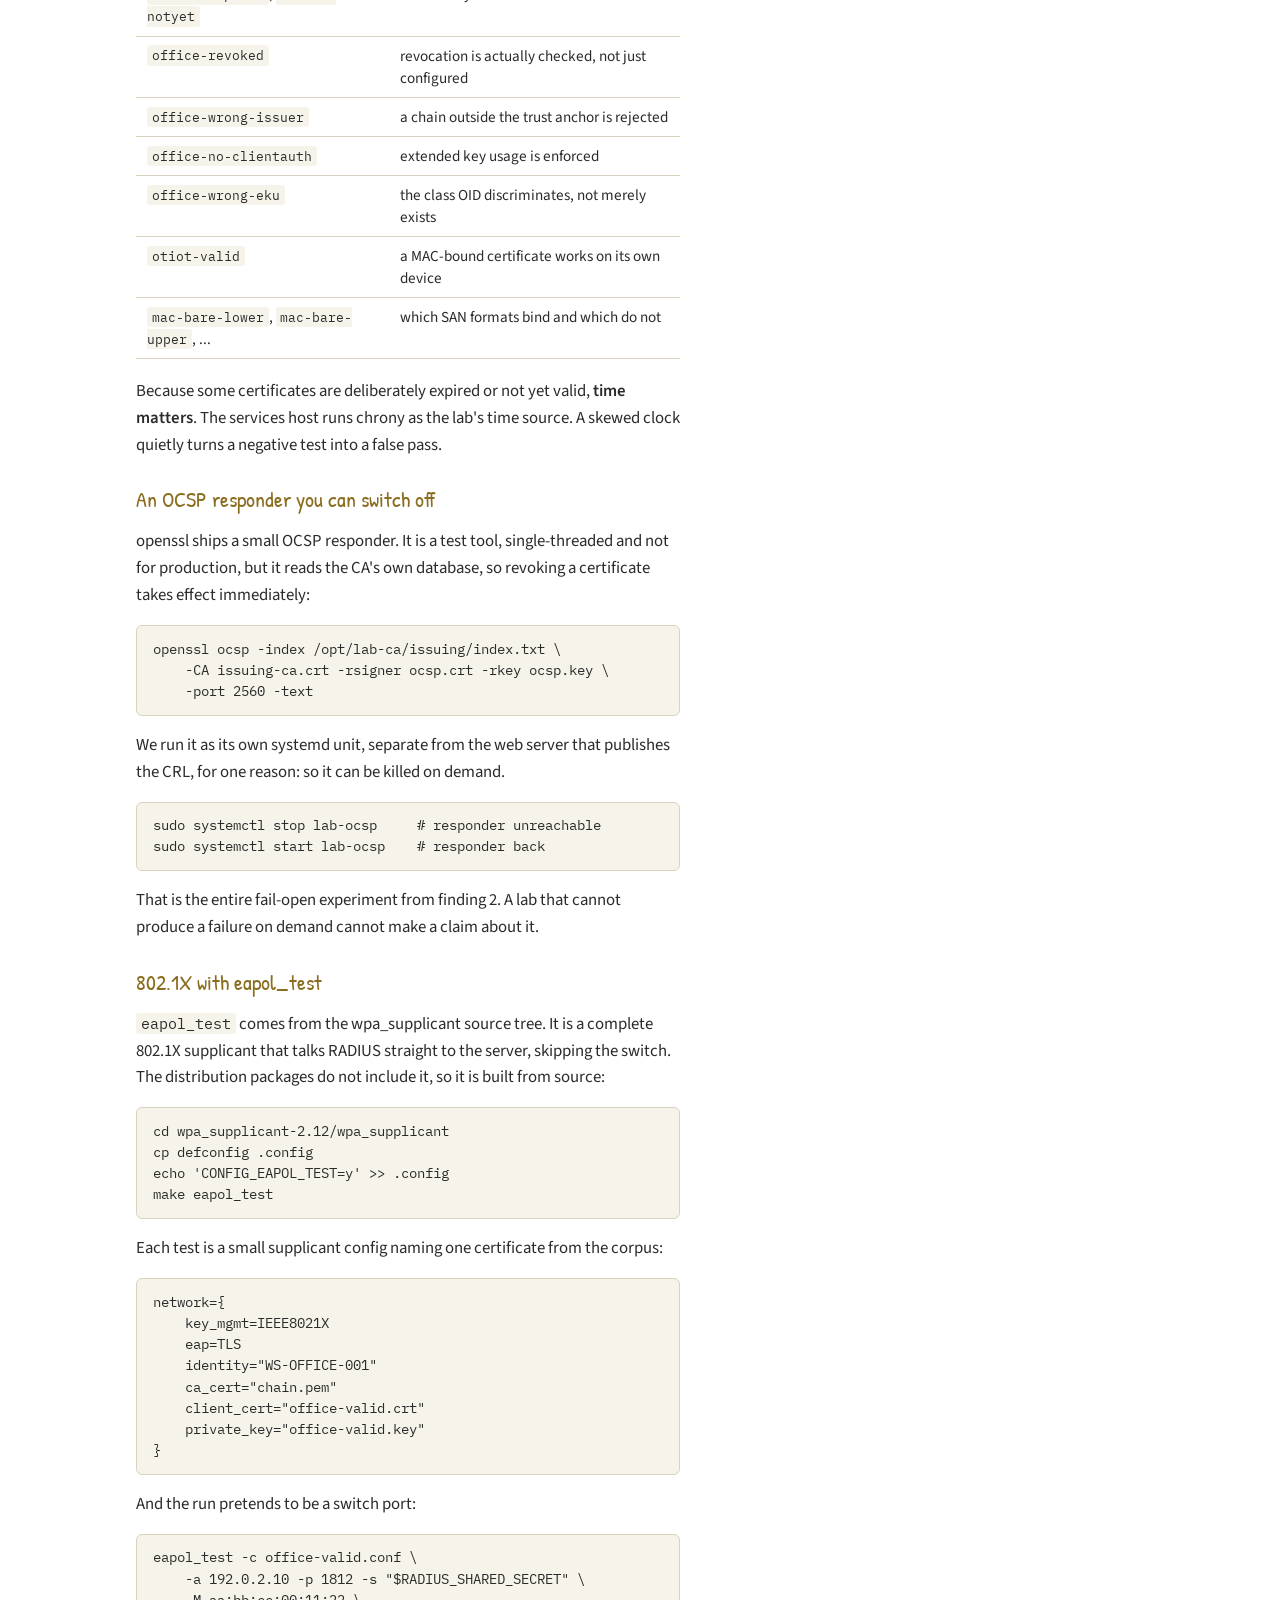
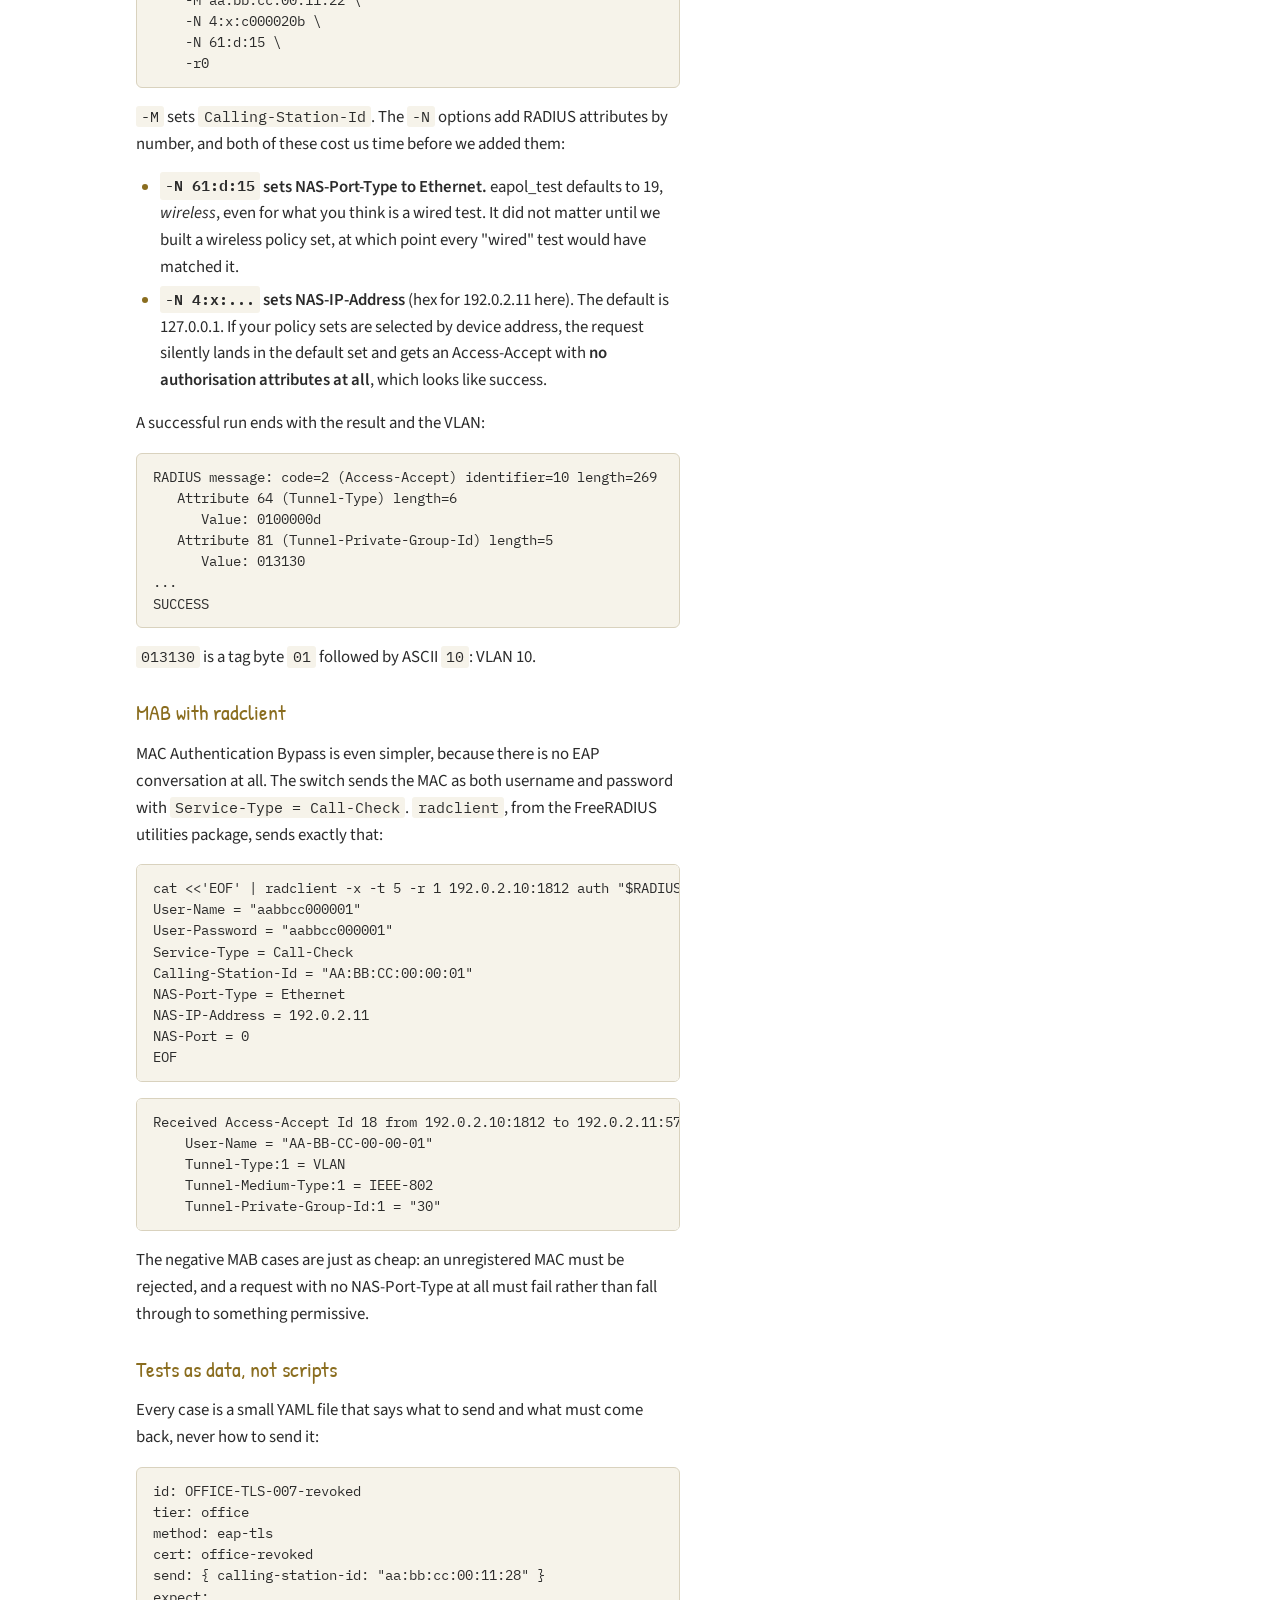
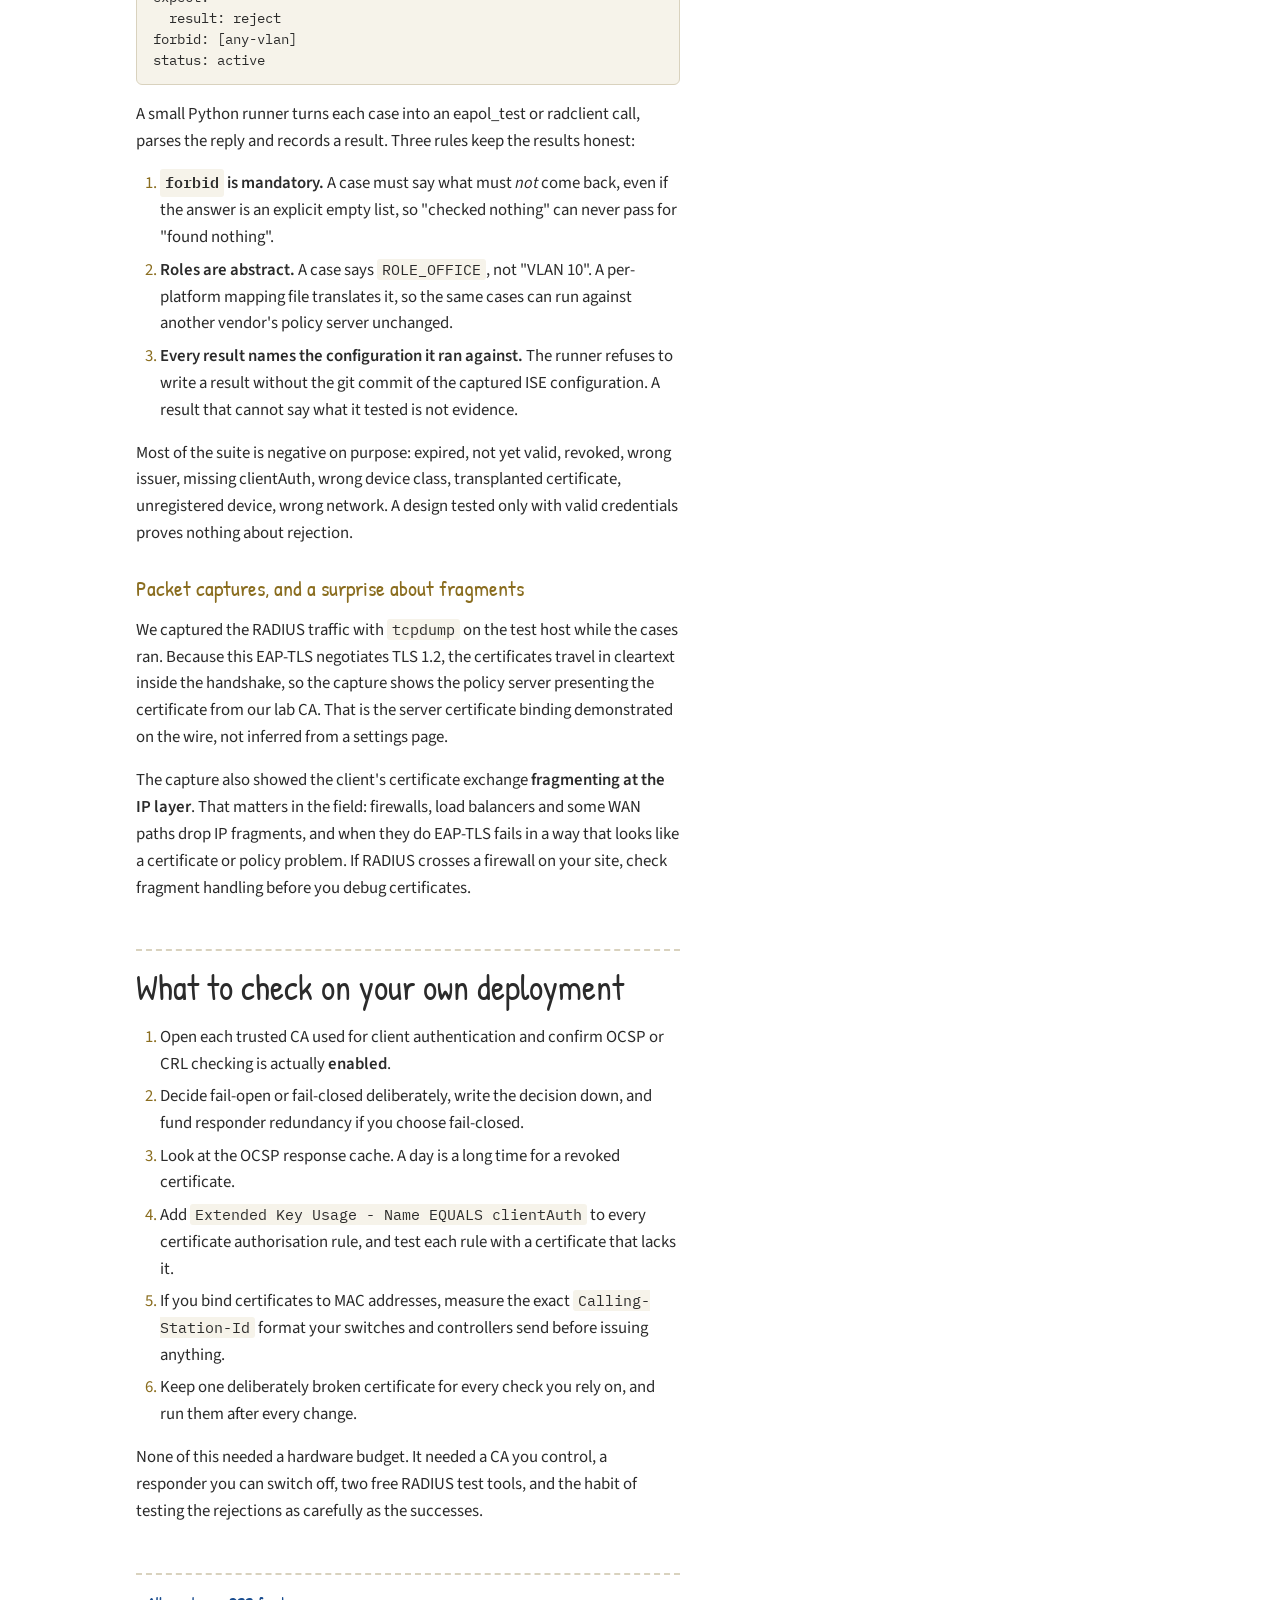
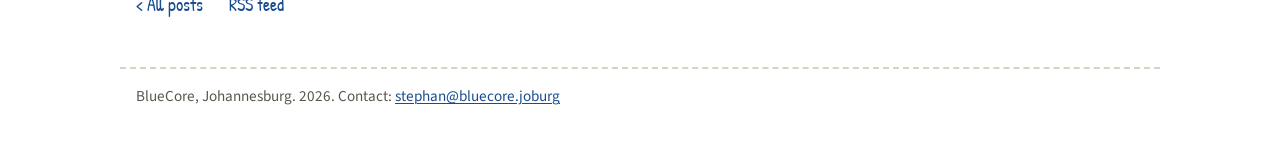
<file: blog/ise-eap-tls-without-hardware/index.html>
<!DOCTYPE html>
<html lang="en">
<head>
<meta charset="UTF-8">
<meta name="viewport" content="width=device-width, initial-scale=1.0">
<title>EAP-TLS on Cisco ISE 3.5: what the defaults let through, and how we proved it without a single switch | BlueCore</title>
<meta name="description" content="A revoked certificate got full access, a certificate with no clientAuth was accepted, and a dead OCSP responder went unnoticed. All measured on ISE 3.5 with openssl, eapol_test and radclient, and no network hardware at all.">
<meta name="theme-color" content="#ffffff">
<link rel="icon" type="image/svg+xml" href="/favicon.svg">
<link rel="canonical" href="https://bluecore.joburg/blog/ise-eap-tls-without-hardware/">
<link rel="alternate" type="application/rss+xml" title="BlueCore blog" href="/blog/feed.xml">
<meta property="og:title" content="EAP-TLS on Cisco ISE 3.5: what the defaults let through, and how we proved it without a single switch | BlueCore">
<meta property="og:description" content="A revoked certificate got full access, a certificate with no clientAuth was accepted, and a dead OCSP responder went unnoticed. All measured on ISE 3.5 with openssl, eapol_test and radclient, and no network hardware at all.">
<meta property="og:url" content="https://bluecore.joburg/blog/ise-eap-tls-without-hardware/">
<meta property="og:type" content="article">
<meta property="article:published_time" content="2026-09-15">
<meta property="og:image" content="https://bluecore.joburg/assets/blog/eap-tls-cover.png">
<meta name="twitter:card" content="summary_large_image">
<link rel="stylesheet" href="https://fonts.googleapis.com/css2?family=Patrick+Hand&family=Source+Sans+3:ital,wght@0,400;0,600;1,400&family=IBM+Plex+Mono:wght@400;500&display=swap">
<link rel="stylesheet" href="/site.css?v=a4471fb251">
</head>
<body class="blog">
  <main>
    <nav class="topnav" aria-label="Site">
      <a class="topnav-home" href="/">BLUECORE</a>
      <a href="/blog/">Blog</a>
    </nav>
    <article>
      <header class="blog-head">
        <h1>EAP-TLS on Cisco ISE 3.5: what the defaults let through, and how we proved it without a single switch</h1>
        <p class="post-meta"><time datetime="2026-09-15">15 Sep 2026</time> · 15 min read</p>
      </header>
      <figure class="post-cover"><img src="/assets/blog/eap-tls-cover.png" alt="EAP-TLS on Cisco ISE 3.5: what the defaults let through, and how we proved it without a single switch" width="1200" height="630"></figure>
      <div class="prose">
<p>EAP-TLS has a reputation as the strong option for network access: every device proves who it is with a certificate, and nobody types a password. That reputation assumes the policy server checks what you think it checks. On Cisco ISE 3.5 several of those checks are off by default, or are not done at all, and nothing on screen tells you.</p>
<p>This post covers what we measured, and then exactly how we measured it: a certificate authority built with openssl, 802.1X and MAB driven by open-source RADIUS test tools, and not one switch, access point or real endpoint.</p>
<p>Everything was observed on <strong>ISE 3.5.0.527, patch 3</strong>. Behaviour on other versions may differ, which is rather the point of measuring it.</p>
<h2 id="finding-1-importing-a-ca-does-not-turn-on-revocation-checking">Finding 1: importing a CA does not turn on revocation checking</h2>
<p>You import your issuing CA into the trusted certificate store, tick it for client authentication, and build your policy. It feels finished.</p>
<p>It is not. On the imported CA, OCSP validation was <strong>off</strong>, CRL download was <strong>off</strong> and no OCSP service was selected. We revoked a certificate at the CA, published a fresh CRL, and presented it. It was accepted and placed in the <strong>full office VLAN</strong>.</p>
<p>Revocation only started working once OCSP validation was explicitly enabled on the trust entry and pointed at a responder. Nothing warns you in between. If you have ever revoked a lost laptop&#x27;s certificate and assumed that closed the door, check this setting.</p>
<h2 id="finding-2-when-the-ocsp-responder-is-down-ise-fails-open">Finding 2: when the OCSP responder is down, ISE fails open</h2>
<p>With revocation checking on, we stopped the OCSP responder on purpose and presented two certificates, one valid and one revoked.</p>
<div class="table-wrap"><table><thead><tr><th>OCSP responder</th><th>Reject if unreachable</th><th>Valid certificate</th><th>Revoked certificate</th></tr></thead><tbody><tr><td>up</td><td>off (default)</td><td>accept, office VLAN</td><td><strong>reject</strong></td></tr><tr><td><strong>down</strong></td><td><strong>off (default)</strong></td><td>accept, office VLAN</td><td><strong>ACCEPT, office VLAN</strong></td></tr><tr><td>down</td><td>on</td><td><strong>reject</strong></td><td>reject</td></tr><tr><td>up again</td><td>on</td><td>accept, office VLAN</td><td>reject</td></tr></tbody></table></div>
<p>The default is fail-open, and it is silent. A certificate you have definitely revoked gets full access while the responder is unreachable, and the Access-Accept looks identical to a healthy one.</p>
<p>Switching on <em>Reject the request if OCSP Responder is unreachable</em> gives fail-closed, but read row three: then an outage rejects <strong>everyone</strong>, valid users included. Recovery was clean once the responder came back.</p>
<p>This is a real trade-off between availability and integrity, and it belongs to the business, not to whoever clicked through the wizard:</p>
<ul><li><strong>Fail-open:</strong> a responder outage quietly turns revocation off.</li><li><strong>Fail-closed:</strong> a responder outage becomes a site-wide authentication failure.</li></ul>
<p>Fail-closed is only responsible with a highly available responder. If that is not fundable, say plainly that revocation is best-effort. Our lab now runs fail-closed, so a dead responder shows up as failed tests rather than silent accepts.</p>
<h2 id="finding-3-a-24-hour-ocsp-cache-hides-all-of-the-above">Finding 3: a 24-hour OCSP cache hides all of the above</h2>
<p>The OCSP client profile caches responses for <strong>1,440 minutes</strong> by default. At that setting a certificate revoked this morning keeps working until tomorrow, and a responder that died an hour ago goes unnoticed for a day.</p>
<p>We set the cache to one minute for testing. Any revocation test that does not account for the cache is measuring the cache, not the policy.</p>
<h2 id="finding-4-clientauth-is-not-enforced-on-client-certificates">Finding 4: clientAuth is not enforced on client certificates</h2>
<p>Our design gives each device class its own extended key usage OID, alongside the standard <code>clientAuth</code> usage that says &quot;this certificate may be used to authenticate a client&quot;. The design listed &quot;clientAuth missing&quot; as something that must be rejected, on the reasonable assumption that the policy server checks it.</p>
<p>So we issued a certificate that carried the device-class OID and <strong>no clientAuth at all</strong>:</p>
<pre><code>$ openssl x509 -in office-no-clientauth.crt -noout -ext extendedKeyUsage
X509v3 Extended Key Usage:
    1.3.6.1.4.1.99999.1.1.1</code></pre>
<p>ISE accepted it for EAP-TLS and returned the full office VLAN.</p>
<p>The consequence is bigger than one missing check. If the platform ignores clientAuth, the class OID becomes the <em>only</em> gate. On a site with a shared enterprise CA, a certificate issued for something else entirely could carry that OID and get office access.</p>
<p><strong>The fix is in policy, not the platform.</strong> ISE exposes <code>CERTIFICATE: Extended Key Usage - Name</code> as a condition, so the authorisation rule now requires both:</p>
<pre><code>CERTIFICATE: Extended Key Usage - OID   EQUALS  &lt;office class OID&gt;
CERTIFICATE: Extended Key Usage - Name  EQUALS  clientAuth</code></pre>
<p>Re-tested, the same certificate now lands in quarantine, and the valid office certificate is unaffected.</p>
<p>There is a sting in the tail. A month later we found the fix had been applied to the office rule only. Both OT rules still checked the class OID without clientAuth, and nothing in the test suite would have caught it, because we had a no-clientauth certificate for the office class but not for OT. Both rules are now fixed and confirmed by reading the configuration back; the matching OT test certificate is written and its case is waiting to run. The lesson: a compensating control that lives in policy has to be tested <strong>per rule</strong>, or someone rebuilding one rule silently brings the weakness back.</p>
<h2 id="finding-5-binding-a-certificate-to-hardware-works-if-the-mac-format-matches-exactly">Finding 5: binding a certificate to hardware works, if the MAC format matches exactly</h2>
<p>For OT and IoT devices we wanted a certificate that only works on the device it was issued to. The device&#x27;s MAC address goes into the certificate&#x27;s Subject Alternative Name, and the rule compares it with the MAC the switch reports in <code>Calling-Station-Id</code>:</p>
<pre><code>CERTIFICATE: Extended Key Usage - OID        EQUALS  &lt;OT class OID&gt;
CERTIFICATE: Subject Alternative Name - DNS  EQUALS  Radius:Calling-Station-ID
IdentityGroup: Name                          EQUALS  &lt;registered OT devices&gt;</code></pre>
<p>The middle line compares one attribute with another. In the API that is a field that sits <code>null</code> on every ordinary condition, and it is the entire mechanism.</p>
<p>It works: a certificate exported and presented from different hardware is quarantined. But the comparison is a <strong>literal string compare</strong>:</p>
<div class="table-wrap"><table><thead><tr><th>MAC in the certificate</th><th>Presented from</th><th>Result</th></tr></thead><tbody><tr><td><code>AA-BB-CC-DD-EE-FF</code></td><td>same device</td><td>OT VLAN</td></tr><tr><td><code>AA-BB-CC-DD-EE-FF</code></td><td>different device</td><td>quarantine</td></tr><tr><td><code>aabbccddeeff</code> (same MAC)</td><td>same device</td><td>quarantine</td></tr><tr><td><code>AABBCCDDEEFF</code> (same MAC)</td><td>same device</td><td>quarantine</td></tr></tbody></table></div>
<p>The certificate authority must mint the MAC in exactly the format the authenticator sends, and that format depends on the switch or controller vendor. Measure it before you issue a single certificate.</p>
<p>Two honest limits. First, identity extraction does not validate that the SAN is a MAC at all: a SAN of <code>ot-dotted.lab.example</code> authenticated happily. Second, <code>Calling-Station-Id</code> is reported by the switch, not proven by the device. The binding stops certificate transplant; it does not stop someone who controls a switch or can spoof a MAC on the wire. Say so rather than oversell it.</p>
<h2 id="how-we-tested-all-of-this-without-hardware">How we tested all of this without hardware</h2>
<p>The key idea is simple. <strong>ISE cannot tell whether a RADIUS request came from a switch or from a script.</strong> It sees an Access-Request from an IP address registered as a network device, signed with the right shared secret. So we registered a Linux test VM as that network device and had it speak RADIUS directly.</p>
<p>The whole lab is three virtual machines:</p>
<div class="table-wrap"><table><thead><tr><th>VM</th><th>Role</th></tr></thead><tbody><tr><td>Policy server</td><td>ISE 3.5, the device under test</td></tr><tr><td>Services host</td><td>Certificate authority, OCSP responder, CRL web server, DNS, NTP</td></tr><tr><td>Test host</td><td><code>eapol_test</code> for 802.1X, <code>radclient</code> for MAB, <code>tcpdump</code> for captures</td></tr></tbody></table></div>
<p>How the pieces talk to each other, using one test as the example (tap the diagram to open it full size):</p>
<p><a href="/assets/blog/eap-tls-lab.png"><img src="/assets/blog/eap-tls-lab.png" alt="Diagram of the lab: the test host sends RADIUS to Cisco ISE as if it were a switch, ISE asks the OCSP responder on the services host whether the certificate is revoked, then answers the test host with Accept plus VLAN or Reject. Dashed setup flows: certificates copied from the services host to the test host, test cases synced from the workstation, and ISE configuration built and captured over the API." loading="lazy"></a></p>
<p>No switch, no access point, no endpoints. What this tests is the policy server&#x27;s decisions. What it deliberately does not test is switch behaviour: port control, downloadable ACL enforcement and change of authorisation are out of scope.</p>
<h3 id="a-certificate-authority-with-openssl">A certificate authority with openssl</h3>
<p>A two-tier PKI: a root CA, and an issuing CA signed by it with <code>pathlen:0</code> so it cannot sign further CAs. The issuing CA also signs a dedicated OCSP responder certificate with the <code>OCSPSigning</code> usage.</p>
<p>Each device class is an openssl extension section. The SAN comes from an environment variable, so one section serves many certificates:</p>
<pre><code>[ v3_office ]
basicConstraints        = CA:FALSE
keyUsage                = critical, digitalSignature, keyEncipherment
extendedKeyUsage        = clientAuth, 1.3.6.1.4.1.99999.1.1.1
subjectAltName          = $ENV::SAN
authorityInfoAccess     = OCSP;URI:http://ca.lab.example:2560
crlDistributionPoints   = URI:http://ca.lab.example/crl/issuing-ca.crl</code></pre>
<p>(The <code>99999</code> arc is a placeholder, not a registered enterprise number.) A negative variant is just another section: <code>v3_office_no_clientauth</code> is identical except that <code>extendedKeyUsage</code> lists only the class OID.</p>
<p>The interesting part is the <strong>corpus</strong>: a set of certificates where each one is wrong in exactly one way. Issuing one looks like this:</p>
<pre><code class="language-bash">export SAN=&quot;DNS:ws-office-001.lab.example&quot;
openssl genrsa -out office-valid.key 2048
openssl req -new -sha256 -key office-valid.key \
    -subj &quot;/O=BlueCore Lab/CN=WS-OFFICE-001&quot; -out office-valid.csr
openssl ca -config openssl-ca.cnf -batch \
    -extfile class-office.cnf -extensions v3_office \
    -in office-valid.csr -out office-valid.crt</code></pre>
<p>The broken ones only change a flag or two:</p>
<pre><code class="language-bash"># expired: validity window entirely in the past
openssl ca ... -extensions v3_office -startdate 20240101000000Z -enddate 20240201000000Z

# not yet valid (also catches clock skew)
openssl ca ... -extensions v3_office -startdate 20300101000000Z -enddate 20310101000000Z

# revoked: issue normally, then revoke and publish a fresh CRL
openssl ca -config openssl-ca.cnf -revoke office-revoked.crt
openssl ca -config openssl-ca.cnf -gencrl -out issuing-ca.crl

# wrong issuer: signed by a throwaway &quot;rogue&quot; CA outside the trust store
openssl x509 -req -in office-rogue.csr -CA rogue-ca.crt -CAkey rogue-ca.key \
    -CAcreateserial -days 825 -extfile class-office.cnf -extensions v3_office \
    -out office-wrong-issuer.crt</code></pre>
<p>The corpus ended up at 27 certificates. The ones that carried the findings above:</p>
<div class="table-wrap"><table><thead><tr><th>Certificate</th><th>What it must prove</th></tr></thead><tbody><tr><td><code>office-valid</code></td><td>the baseline authenticates</td></tr><tr><td><code>office-expired</code>, <code>office-notyet</code></td><td>the validity window is enforced</td></tr><tr><td><code>office-revoked</code></td><td>revocation is actually checked, not just configured</td></tr><tr><td><code>office-wrong-issuer</code></td><td>a chain outside the trust anchor is rejected</td></tr><tr><td><code>office-no-clientauth</code></td><td>extended key usage is enforced</td></tr><tr><td><code>office-wrong-eku</code></td><td>the class OID discriminates, not merely exists</td></tr><tr><td><code>otiot-valid</code></td><td>a MAC-bound certificate works on its own device</td></tr><tr><td><code>mac-bare-lower</code>, <code>mac-bare-upper</code>, ...</td><td>which SAN formats bind and which do not</td></tr></tbody></table></div>
<p>Because some certificates are deliberately expired or not yet valid, <strong>time matters</strong>. The services host runs chrony as the lab&#x27;s time source. A skewed clock quietly turns a negative test into a false pass.</p>
<h3 id="an-ocsp-responder-you-can-switch-off">An OCSP responder you can switch off</h3>
<p>openssl ships a small OCSP responder. It is a test tool, single-threaded and not for production, but it reads the CA&#x27;s own database, so revoking a certificate takes effect immediately:</p>
<pre><code class="language-bash">openssl ocsp -index /opt/lab-ca/issuing/index.txt \
    -CA issuing-ca.crt -rsigner ocsp.crt -rkey ocsp.key \
    -port 2560 -text</code></pre>
<p>We run it as its own systemd unit, separate from the web server that publishes the CRL, for one reason: so it can be killed on demand.</p>
<pre><code class="language-bash">sudo systemctl stop lab-ocsp     # responder unreachable
sudo systemctl start lab-ocsp    # responder back</code></pre>
<p>That is the entire fail-open experiment from finding 2. A lab that cannot produce a failure on demand cannot make a claim about it.</p>
<h3 id="802-1x-with-eapol-test">802.1X with eapol_test</h3>
<p><code>eapol_test</code> comes from the wpa_supplicant source tree. It is a complete 802.1X supplicant that talks RADIUS straight to the server, skipping the switch. The distribution packages do not include it, so it is built from source:</p>
<pre><code class="language-bash">cd wpa_supplicant-2.12/wpa_supplicant
cp defconfig .config
echo &#x27;CONFIG_EAPOL_TEST=y&#x27; &gt;&gt; .config
make eapol_test</code></pre>
<p>Each test is a small supplicant config naming one certificate from the corpus:</p>
<pre><code>network={
    key_mgmt=IEEE8021X
    eap=TLS
    identity=&quot;WS-OFFICE-001&quot;
    ca_cert=&quot;chain.pem&quot;
    client_cert=&quot;office-valid.crt&quot;
    private_key=&quot;office-valid.key&quot;
}</code></pre>
<p>And the run pretends to be a switch port:</p>
<pre><code class="language-bash">eapol_test -c office-valid.conf \
    -a 192.0.2.10 -p 1812 -s &quot;$RADIUS_SHARED_SECRET&quot; \
    -M aa:bb:cc:00:11:22 \
    -N 4:x:c000020b \
    -N 61:d:15 \
    -r0</code></pre>
<p><code>-M</code> sets <code>Calling-Station-Id</code>. The <code>-N</code> options add RADIUS attributes by number, and both of these cost us time before we added them:</p>
<ul><li><strong><code>-N 61:d:15</code> sets NAS-Port-Type to Ethernet.</strong> eapol_test defaults to 19, <em>wireless</em>, even for what you think is a wired test. It did not matter until we built a wireless policy set, at which point every &quot;wired&quot; test would have matched it.</li><li><strong><code>-N 4:x:...</code> sets NAS-IP-Address</strong> (hex for 192.0.2.11 here). The default is 127.0.0.1. If your policy sets are selected by device address, the request silently lands in the default set and gets an Access-Accept with <strong>no authorisation attributes at all</strong>, which looks like success.</li></ul>
<p>A successful run ends with the result and the VLAN:</p>
<pre><code>RADIUS message: code=2 (Access-Accept) identifier=10 length=269
   Attribute 64 (Tunnel-Type) length=6
      Value: 0100000d
   Attribute 81 (Tunnel-Private-Group-Id) length=5
      Value: 013130
...
SUCCESS</code></pre>
<p><code>013130</code> is a tag byte <code>01</code> followed by ASCII <code>10</code>: VLAN 10.</p>
<h3 id="mab-with-radclient">MAB with radclient</h3>
<p>MAC Authentication Bypass is even simpler, because there is no EAP conversation at all. The switch sends the MAC as both username and password with <code>Service-Type = Call-Check</code>. <code>radclient</code>, from the FreeRADIUS utilities package, sends exactly that:</p>
<pre><code class="language-bash">cat &lt;&lt;&#x27;EOF&#x27; | radclient -x -t 5 -r 1 192.0.2.10:1812 auth &quot;$RADIUS_SHARED_SECRET&quot;
User-Name = &quot;aabbcc000001&quot;
User-Password = &quot;aabbcc000001&quot;
Service-Type = Call-Check
Calling-Station-Id = &quot;AA:BB:CC:00:00:01&quot;
NAS-Port-Type = Ethernet
NAS-IP-Address = 192.0.2.11
NAS-Port = 0
EOF</code></pre>
<pre><code>Received Access-Accept Id 18 from 192.0.2.10:1812 to 192.0.2.11:57540
    User-Name = &quot;AA-BB-CC-00-00-01&quot;
    Tunnel-Type:1 = VLAN
    Tunnel-Medium-Type:1 = IEEE-802
    Tunnel-Private-Group-Id:1 = &quot;30&quot;</code></pre>
<p>The negative MAB cases are just as cheap: an unregistered MAC must be rejected, and a request with no NAS-Port-Type at all must fail rather than fall through to something permissive.</p>
<h3 id="tests-as-data-not-scripts">Tests as data, not scripts</h3>
<p>Every case is a small YAML file that says what to send and what must come back, never how to send it:</p>
<pre><code class="language-yaml">id: OFFICE-TLS-007-revoked
tier: office
method: eap-tls
cert: office-revoked
send: { calling-station-id: &quot;aa:bb:cc:00:11:28&quot; }
expect:
  result: reject
forbid: [any-vlan]
status: active</code></pre>
<p>A small Python runner turns each case into an eapol_test or radclient call, parses the reply and records a result. Three rules keep the results honest:</p>
<ol><li><strong><code>forbid</code> is mandatory.</strong> A case must say what must <em>not</em> come back, even if the answer is an explicit empty list, so &quot;checked nothing&quot; can never pass for &quot;found nothing&quot;.</li><li><strong>Roles are abstract.</strong> A case says <code>ROLE_OFFICE</code>, not &quot;VLAN 10&quot;. A per-platform mapping file translates it, so the same cases can run against another vendor&#x27;s policy server unchanged.</li><li><strong>Every result names the configuration it ran against.</strong> The runner refuses to write a result without the git commit of the captured ISE configuration. A result that cannot say what it tested is not evidence.</li></ol>
<p>Most of the suite is negative on purpose: expired, not yet valid, revoked, wrong issuer, missing clientAuth, wrong device class, transplanted certificate, unregistered device, wrong network. A design tested only with valid credentials proves nothing about rejection.</p>
<h3 id="packet-captures-and-a-surprise-about-fragments">Packet captures, and a surprise about fragments</h3>
<p>We captured the RADIUS traffic with <code>tcpdump</code> on the test host while the cases ran. Because this EAP-TLS negotiates TLS 1.2, the certificates travel in cleartext inside the handshake, so the capture shows the policy server presenting the certificate from our lab CA. That is the server certificate binding demonstrated on the wire, not inferred from a settings page.</p>
<p>The capture also showed the client&#x27;s certificate exchange <strong>fragmenting at the IP layer</strong>. That matters in the field: firewalls, load balancers and some WAN paths drop IP fragments, and when they do EAP-TLS fails in a way that looks like a certificate or policy problem. If RADIUS crosses a firewall on your site, check fragment handling before you debug certificates.</p>
<h2 id="what-to-check-on-your-own-deployment">What to check on your own deployment</h2>
<ol><li>Open each trusted CA used for client authentication and confirm OCSP or CRL checking is actually <strong>enabled</strong>.</li><li>Decide fail-open or fail-closed deliberately, write the decision down, and fund responder redundancy if you choose fail-closed.</li><li>Look at the OCSP response cache. A day is a long time for a revoked certificate.</li><li>Add <code>Extended Key Usage - Name EQUALS clientAuth</code> to every certificate authorisation rule, and test each rule with a certificate that lacks it.</li><li>If you bind certificates to MAC addresses, measure the exact <code>Calling-Station-Id</code> format your switches and controllers send before issuing anything.</li><li>Keep one deliberately broken certificate for every check you rely on, and run them after every change.</li></ol>
<p>None of this needed a hardware budget. It needed a CA you control, a responder you can switch off, two free RADIUS test tools, and the habit of testing the rejections as carefully as the successes.</p>
      </div>
    </article>
    <p class="post-foot"><a href="/blog/">&lt; All posts</a><a href="/blog/feed.xml">RSS feed</a></p>
  </main>

  <footer>
    BlueCore, Johannesburg. 2026. Contact: <a href="mailto:stephan@bluecore.joburg">stephan@bluecore.joburg</a>
  </footer>

</body>
</html>
</file>
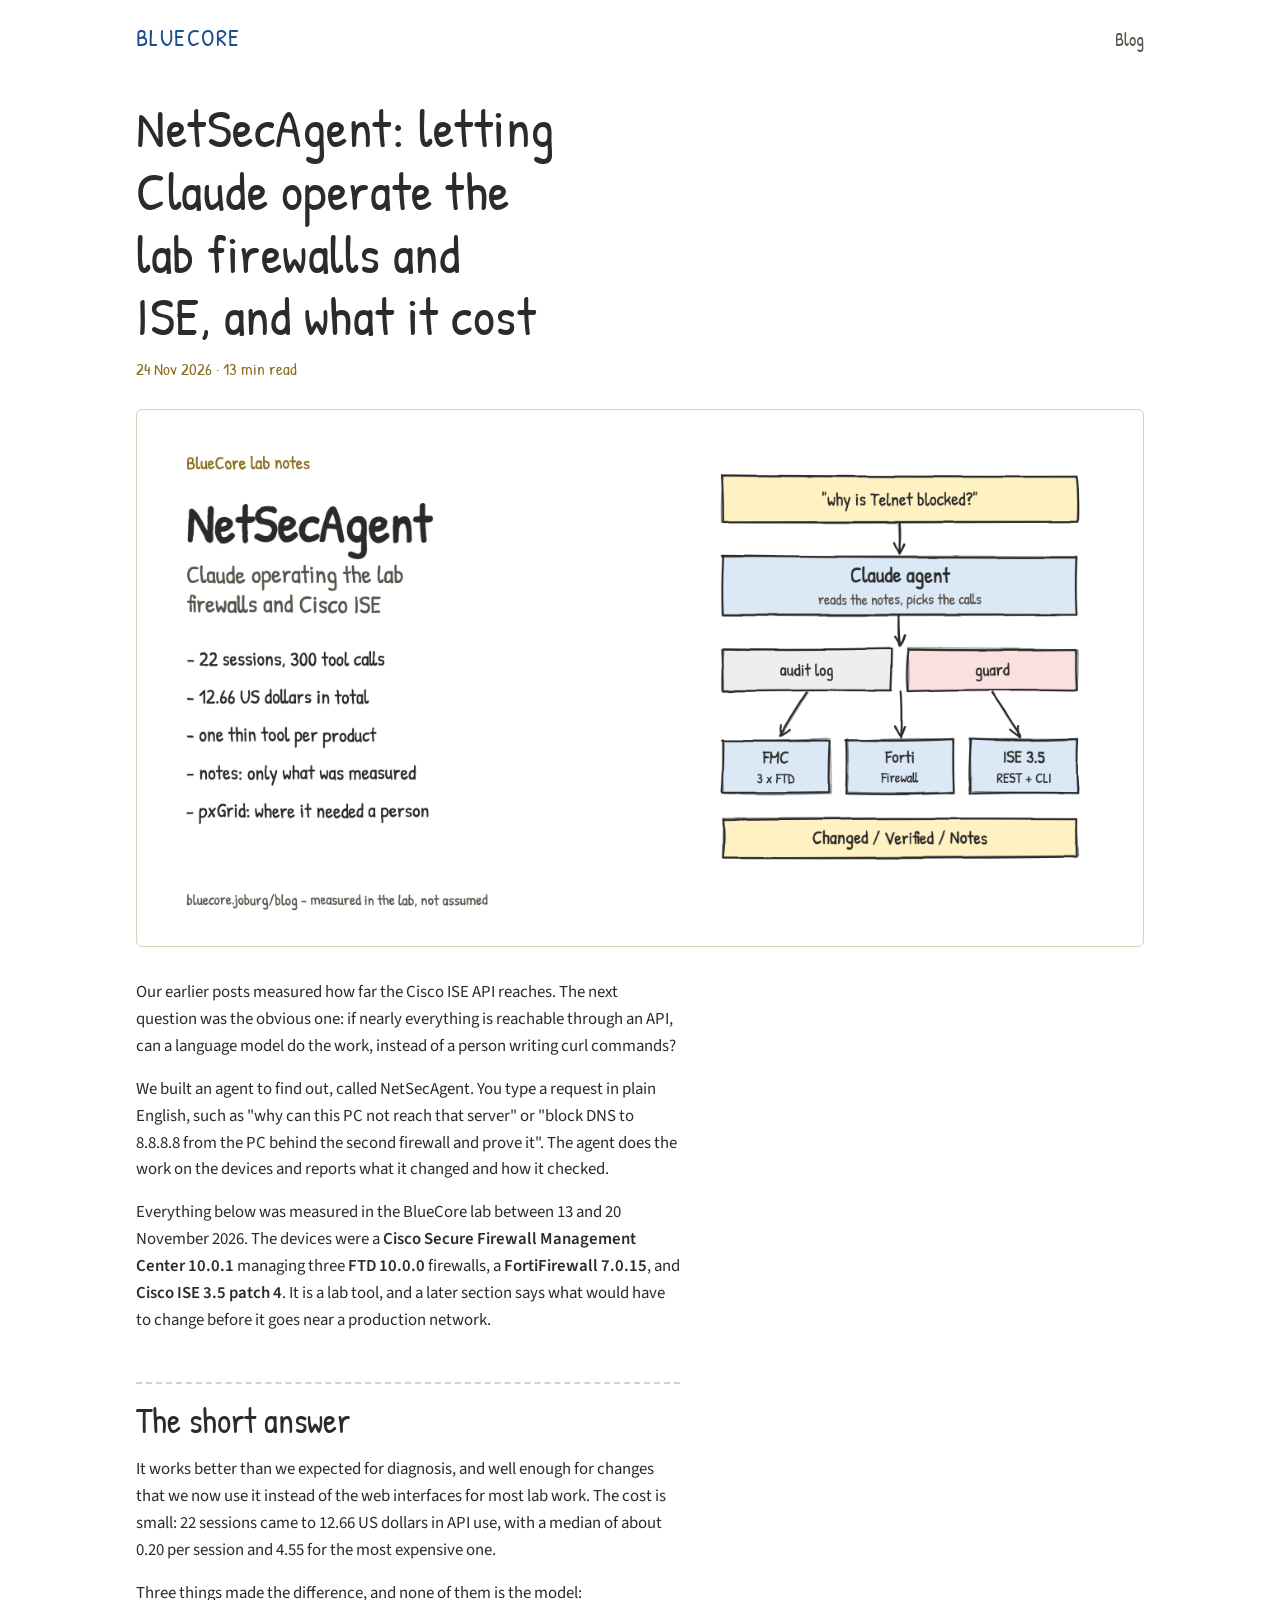
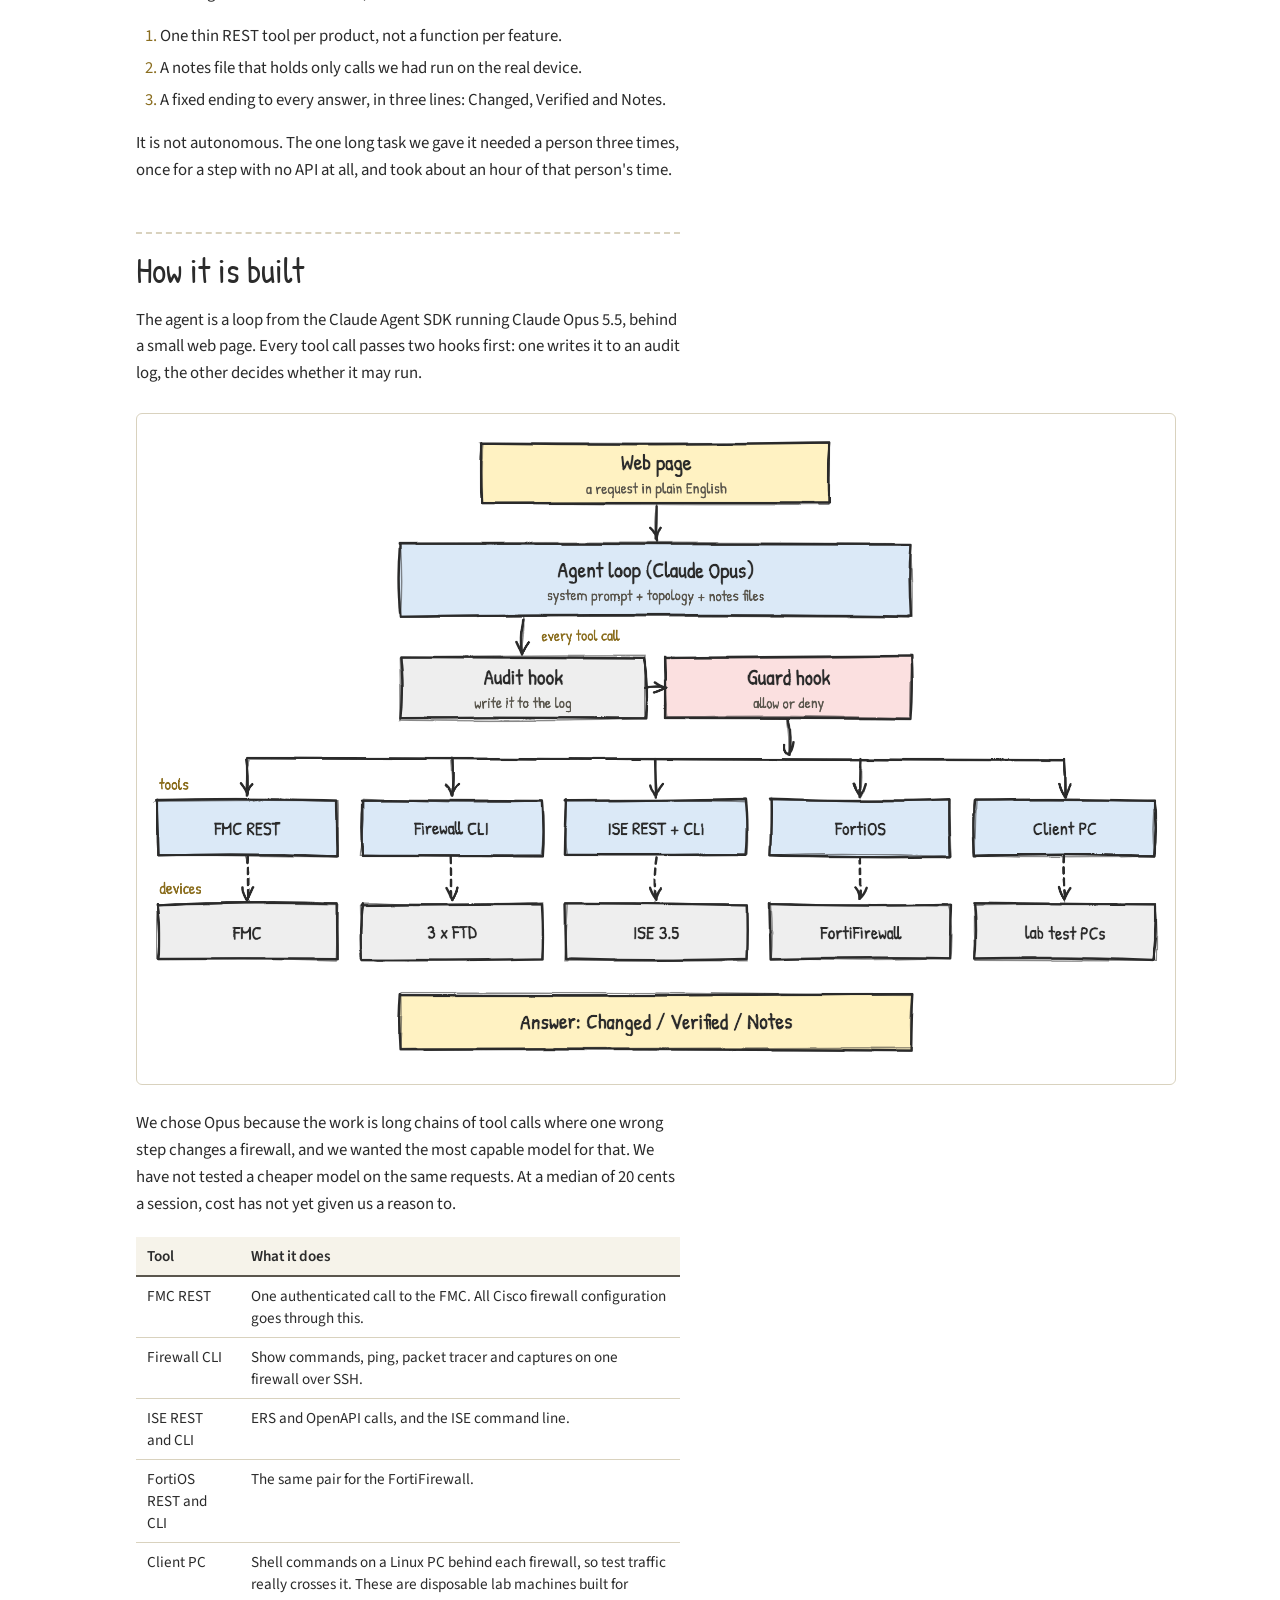
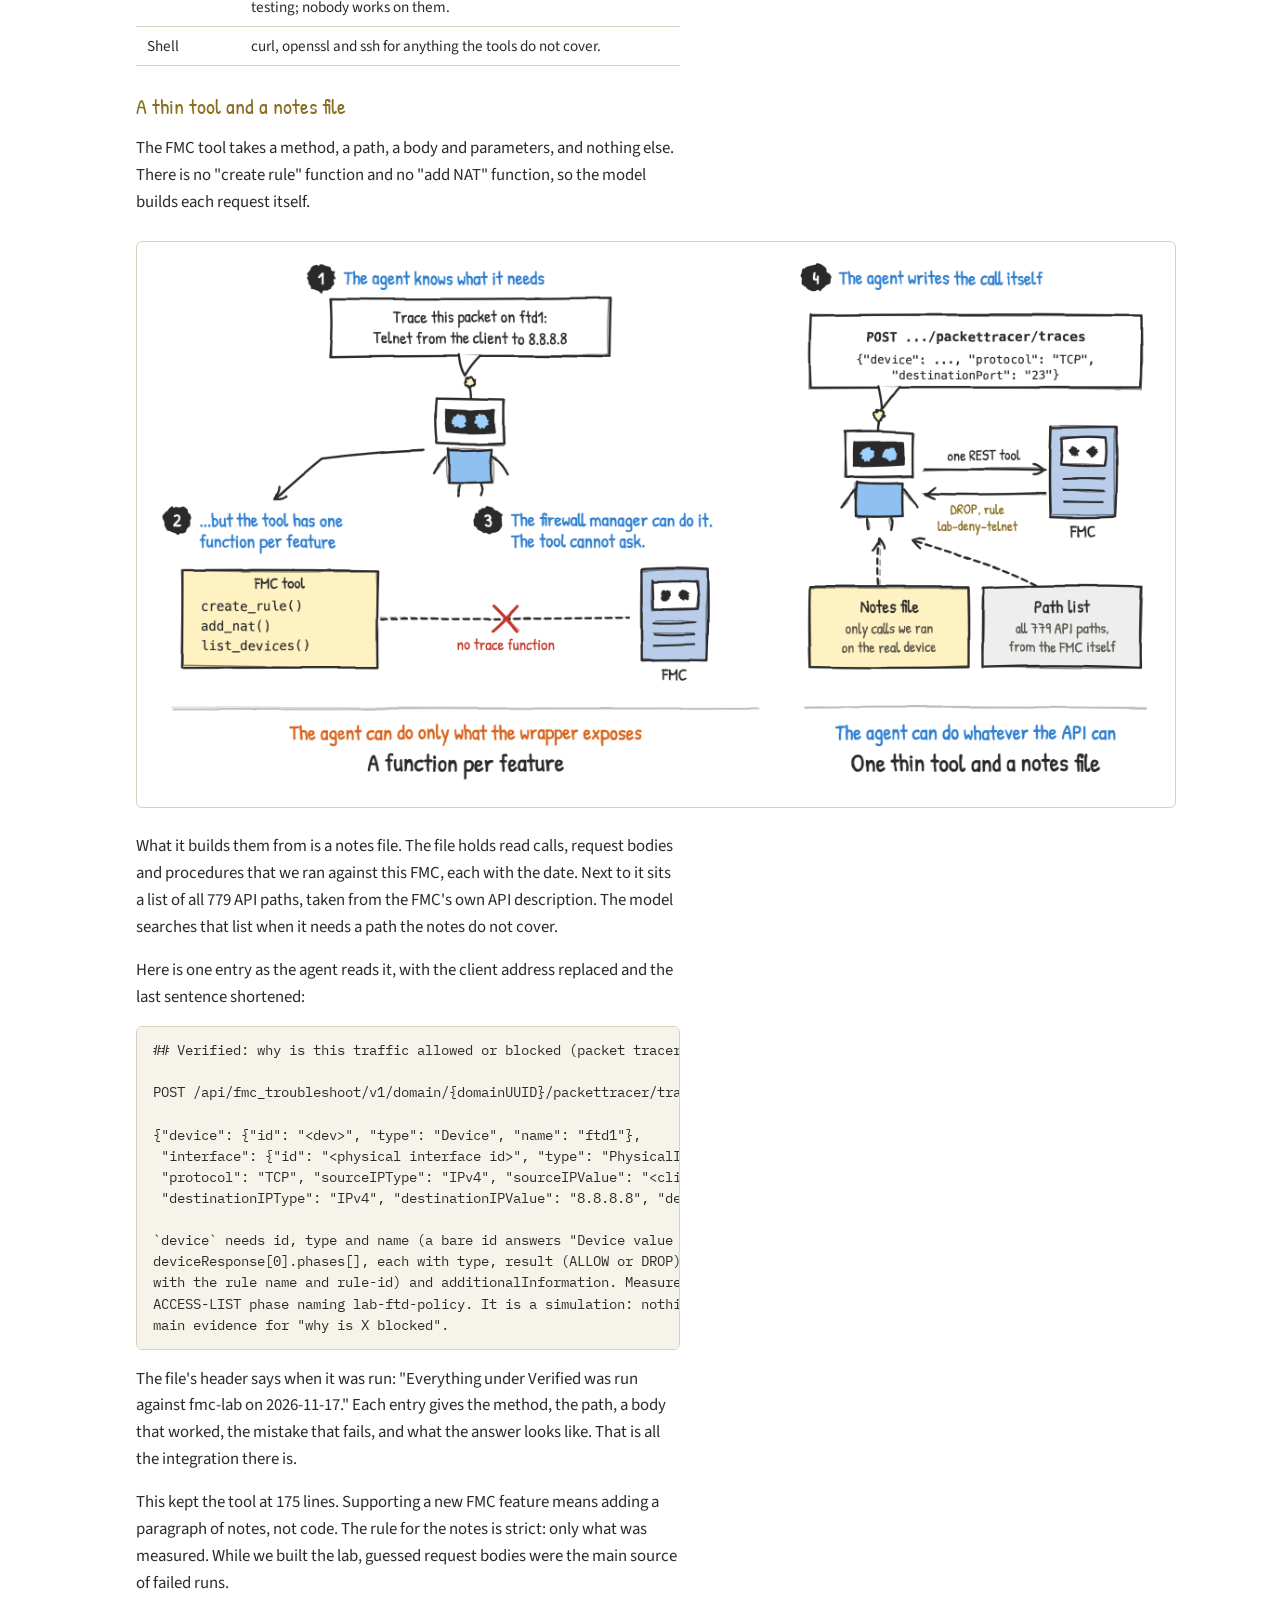
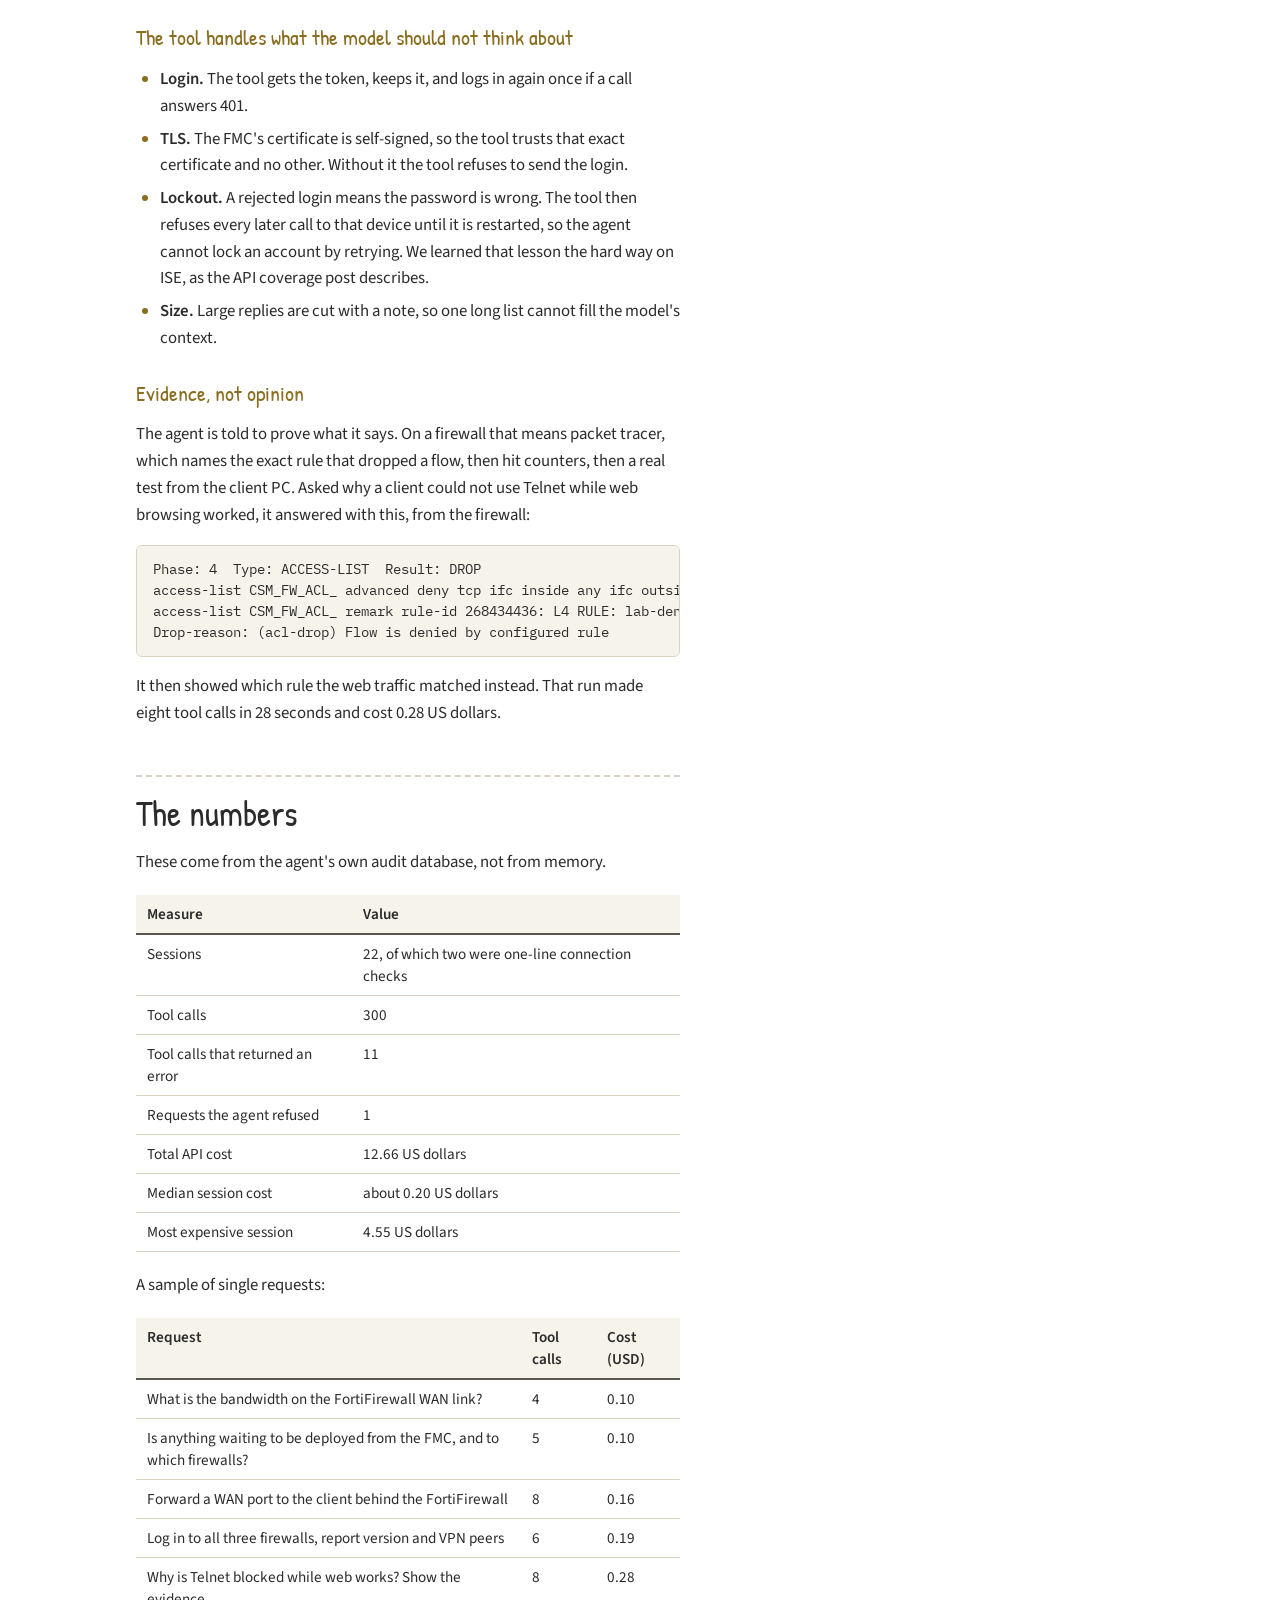
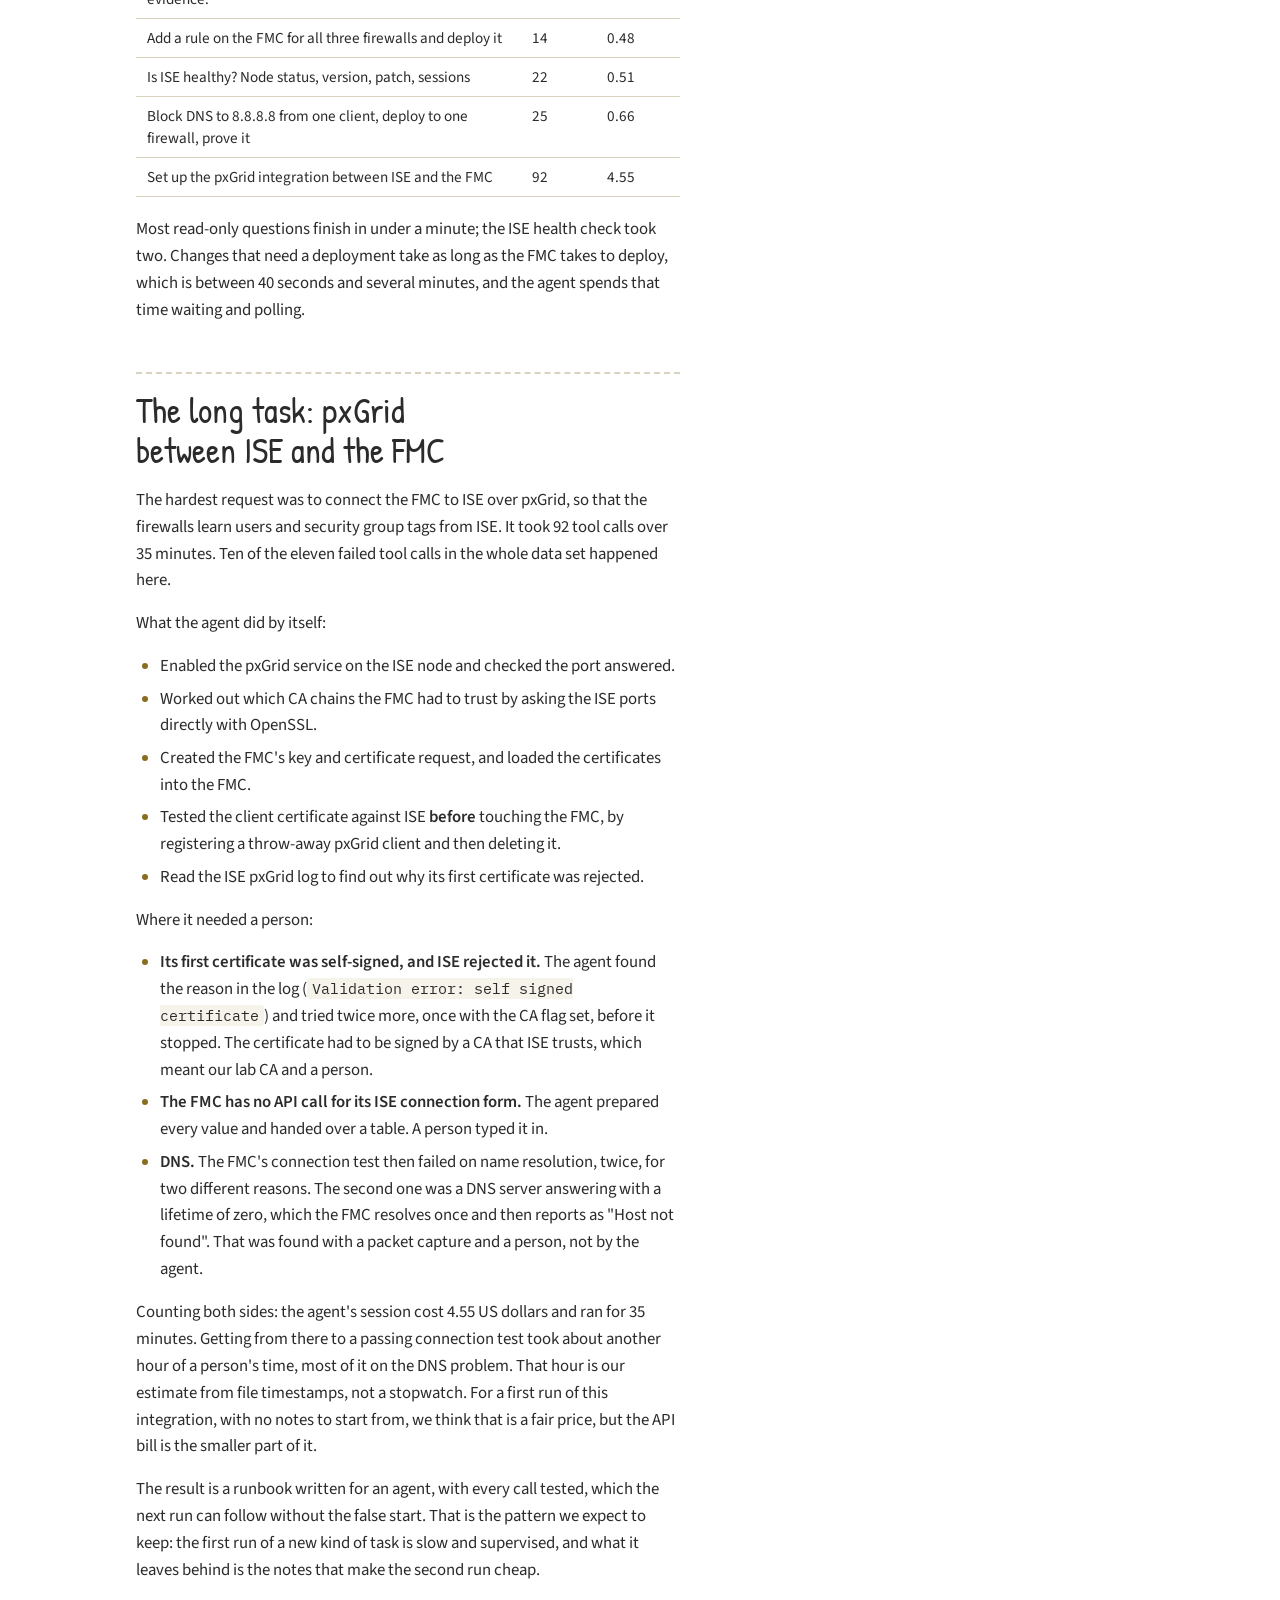
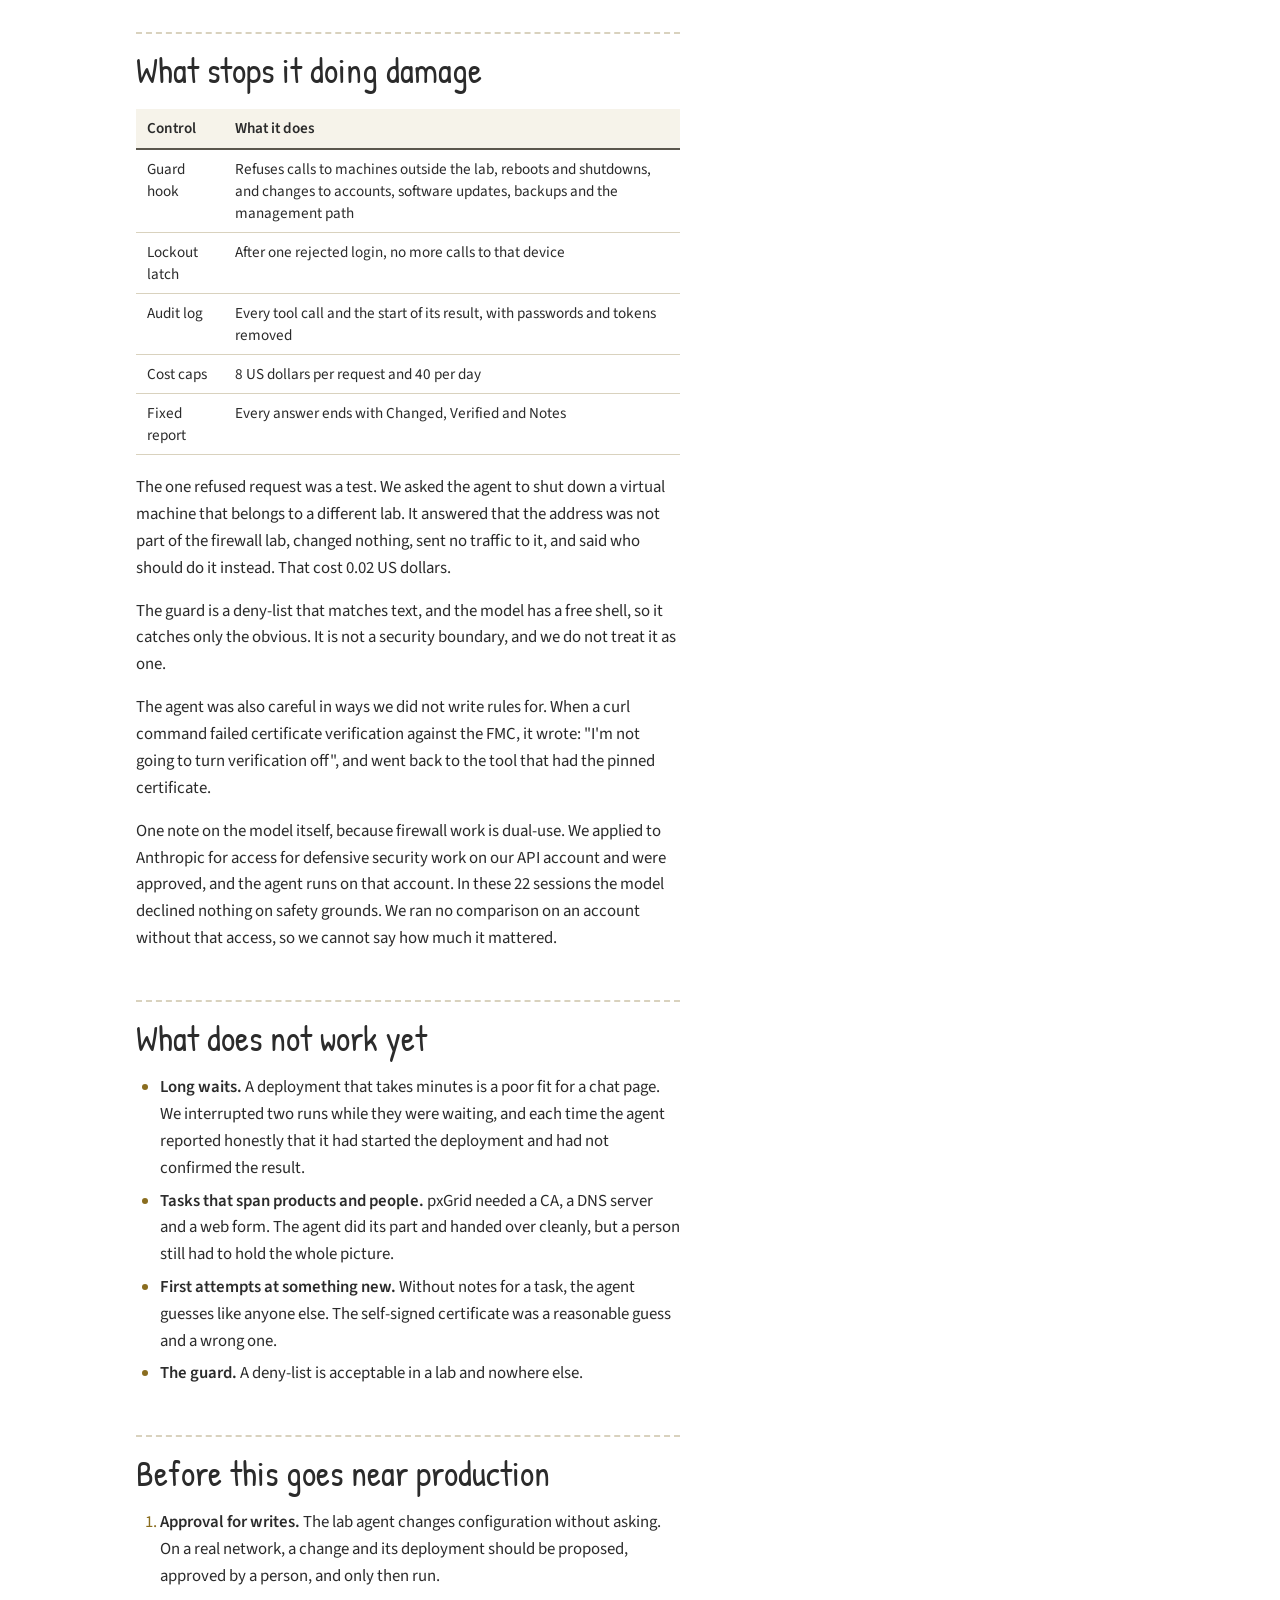
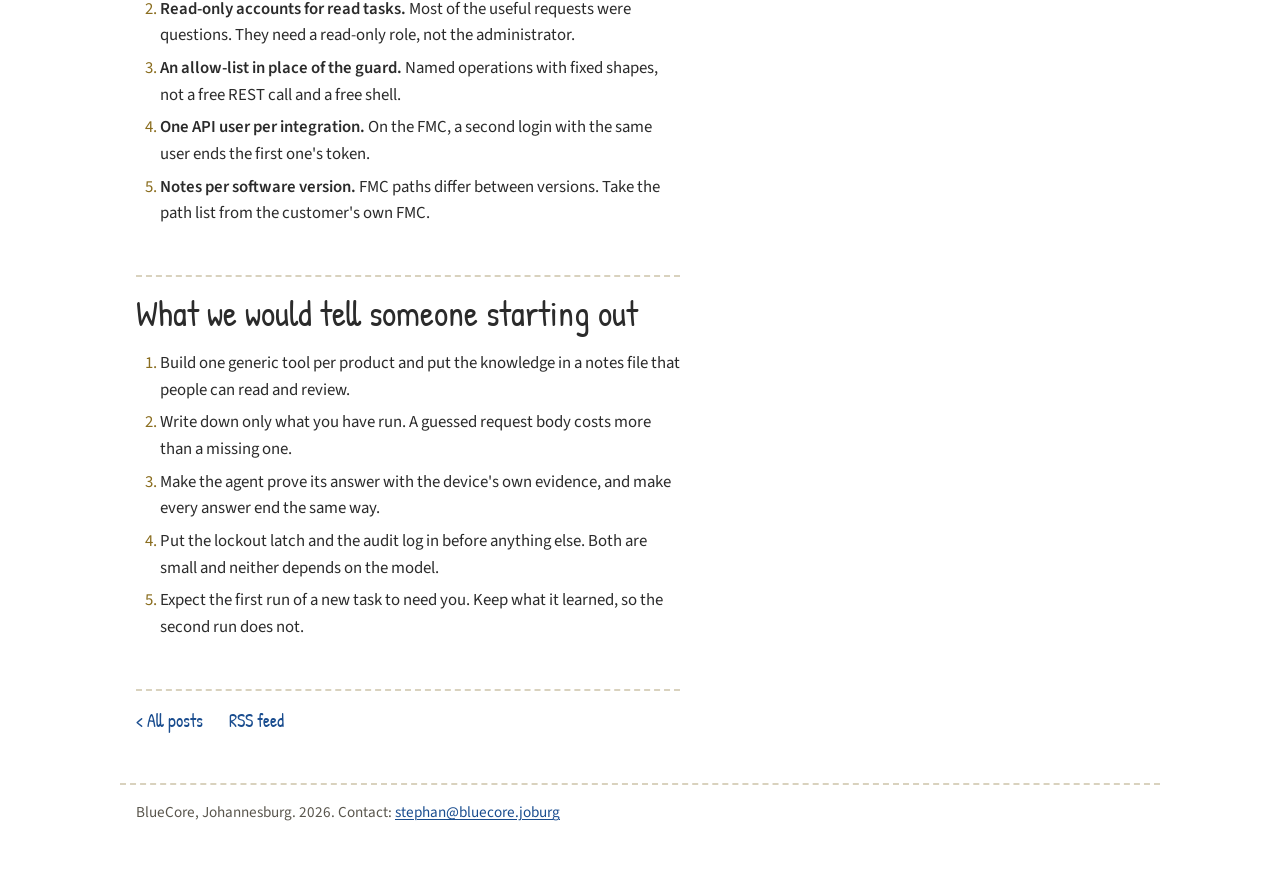
<file: blog/netsecagent-claude-firewall-ise/index.html>
<!DOCTYPE html>
<html lang="en">
<head>
<meta charset="UTF-8">
<meta name="viewport" content="width=device-width, initial-scale=1.0">
<title>NetSecAgent: letting Claude operate the lab firewalls and ISE, and what it cost | BlueCore</title>
<meta name="description" content="We gave a Claude agent API access to a Cisco FMC with three firewalls, a FortiFirewall and Cisco ISE, then asked it for real work in plain English. 22 sessions, 300 tool calls and 12.66 US dollars later, this is what worked, what did not, and what we would change before a customer network.">
<meta name="theme-color" content="#ffffff">
<link rel="icon" type="image/svg+xml" href="/favicon.svg">
<link rel="canonical" href="https://bluecore.joburg/blog/netsecagent-claude-firewall-ise/">
<link rel="alternate" type="application/rss+xml" title="BlueCore blog" href="/blog/feed.xml">
<meta property="og:title" content="NetSecAgent: letting Claude operate the lab firewalls and ISE, and what it cost | BlueCore">
<meta property="og:description" content="We gave a Claude agent API access to a Cisco FMC with three firewalls, a FortiFirewall and Cisco ISE, then asked it for real work in plain English. 22 sessions, 300 tool calls and 12.66 US dollars later, this is what worked, what did not, and what we would change before a customer network.">
<meta property="og:url" content="https://bluecore.joburg/blog/netsecagent-claude-firewall-ise/">
<meta property="og:type" content="article">
<meta property="article:published_time" content="2026-11-24">
<meta property="og:image" content="https://bluecore.joburg/assets/blog/netsecagent-cover.png">
<meta name="twitter:card" content="summary_large_image">
<link rel="stylesheet" href="https://fonts.googleapis.com/css2?family=Patrick+Hand&family=Source+Sans+3:ital,wght@0,400;0,600;1,400&family=IBM+Plex+Mono:wght@400;500&display=swap">
<link rel="stylesheet" href="/site.css?v=a4471fb251">
</head>
<body class="blog">
  <main>
    <nav class="topnav" aria-label="Site">
      <a class="topnav-home" href="/">BLUECORE</a>
      <a href="/blog/">Blog</a>
    </nav>
    <article>
      <header class="blog-head">
        <h1>NetSecAgent: letting Claude operate the lab firewalls and ISE, and what it cost</h1>
        <p class="post-meta"><time datetime="2026-11-24">24 Nov 2026</time> · 13 min read</p>
      </header>
      <figure class="post-cover"><img src="/assets/blog/netsecagent-cover.png" alt="NetSecAgent: letting Claude operate the lab firewalls and ISE, and what it cost" width="1200" height="630"></figure>
      <div class="prose">
<p>Our earlier posts measured how far the Cisco ISE API reaches. The next question was the obvious one: if nearly everything is reachable through an API, can a language model do the work, instead of a person writing curl commands?</p>
<p>We built an agent to find out, called NetSecAgent. You type a request in plain English, such as &quot;why can this PC not reach that server&quot; or &quot;block DNS to 8.8.8.8 from the PC behind the second firewall and prove it&quot;. The agent does the work on the devices and reports what it changed and how it checked.</p>
<p>Everything below was measured in the BlueCore lab between 13 and 20 November 2026. The devices were a <strong>Cisco Secure Firewall Management Center 10.0.1</strong> managing three <strong>FTD 10.0.0</strong> firewalls, a <strong>FortiFirewall 7.0.15</strong>, and <strong>Cisco ISE 3.5 patch 4</strong>. It is a lab tool, and a later section says what would have to change before it goes near a production network.</p>
<h2 id="the-short-answer">The short answer</h2>
<p>It works better than we expected for diagnosis, and well enough for changes that we now use it instead of the web interfaces for most lab work. The cost is small: 22 sessions came to 12.66 US dollars in API use, with a median of about 0.20 per session and 4.55 for the most expensive one.</p>
<p>Three things made the difference, and none of them is the model:</p>
<ol><li>One thin REST tool per product, not a function per feature.</li><li>A notes file that holds only calls we had run on the real device.</li><li>A fixed ending to every answer, in three lines: Changed, Verified and Notes.</li></ol>
<p>It is not autonomous. The one long task we gave it needed a person three times, once for a step with no API at all, and took about an hour of that person&#x27;s time.</p>
<h2 id="how-it-is-built">How it is built</h2>
<p>The agent is a loop from the Claude Agent SDK running Claude Opus 5.5, behind a small web page. Every tool call passes two hooks first: one writes it to an audit log, the other decides whether it may run.</p>
<p><img src="/assets/blog/netsecagent-flow.png" alt="A request goes from the web page to the agent loop, through the audit and guard hooks, to one tool per product and on to the devices" loading="lazy"></p>
<p>We chose Opus because the work is long chains of tool calls where one wrong step changes a firewall, and we wanted the most capable model for that. We have not tested a cheaper model on the same requests. At a median of 20 cents a session, cost has not yet given us a reason to.</p>
<div class="table-wrap"><table><thead><tr><th>Tool</th><th>What it does</th></tr></thead><tbody><tr><td>FMC REST</td><td>One authenticated call to the FMC. All Cisco firewall configuration goes through this.</td></tr><tr><td>Firewall CLI</td><td>Show commands, ping, packet tracer and captures on one firewall over SSH.</td></tr><tr><td>ISE REST and CLI</td><td>ERS and OpenAPI calls, and the ISE command line.</td></tr><tr><td>FortiOS REST and CLI</td><td>The same pair for the FortiFirewall.</td></tr><tr><td>Client PC</td><td>Shell commands on a Linux PC behind each firewall, so test traffic really crosses it. These are disposable lab machines built for testing; nobody works on them.</td></tr><tr><td>Shell</td><td>curl, openssl and ssh for anything the tools do not cover.</td></tr></tbody></table></div>
<h3 id="a-thin-tool-and-a-notes-file">A thin tool and a notes file</h3>
<p>The FMC tool takes a method, a path, a body and parameters, and nothing else. There is no &quot;create rule&quot; function and no &quot;add NAT&quot; function, so the model builds each request itself.</p>
<p><img src="/assets/blog/netsecagent-thin-tool.png" alt="Left, a tool with one function per feature: the agent wants a packet trace, the tool has no function for it, so the FMC is never asked. Right, one thin REST tool: the agent writes the packet tracer call itself from the notes file and the path list, and the FMC answers" loading="lazy"></p>
<p>What it builds them from is a notes file. The file holds read calls, request bodies and procedures that we ran against this FMC, each with the date. Next to it sits a list of all 779 API paths, taken from the FMC&#x27;s own API description. The model searches that list when it needs a path the notes do not cover.</p>
<p>Here is one entry as the agent reads it, with the client address replaced and the last sentence shortened:</p>
<pre><code>## Verified: why is this traffic allowed or blocked (packet tracer)

POST /api/fmc_troubleshoot/v1/domain/{domainUUID}/packettracer/traces with

{&quot;device&quot;: {&quot;id&quot;: &quot;&lt;dev&gt;&quot;, &quot;type&quot;: &quot;Device&quot;, &quot;name&quot;: &quot;ftd1&quot;},
 &quot;interface&quot;: {&quot;id&quot;: &quot;&lt;physical interface id&gt;&quot;, &quot;type&quot;: &quot;PhysicalInterface&quot;, &quot;name&quot;: &quot;inside&quot;},
 &quot;protocol&quot;: &quot;TCP&quot;, &quot;sourceIPType&quot;: &quot;IPv4&quot;, &quot;sourceIPValue&quot;: &quot;&lt;client address&gt;&quot;, &quot;sourcePort&quot;: &quot;40000&quot;,
 &quot;destinationIPType&quot;: &quot;IPv4&quot;, &quot;destinationIPValue&quot;: &quot;8.8.8.8&quot;, &quot;destinationPort&quot;: &quot;23&quot;}

`device` needs id, type and name (a bare id answers &quot;Device value is missing&quot;). The answer (HTTP 202) is
deviceResponse[0].phases[], each with type, result (ALLOW or DROP), config (the matching access-list line
with the rule name and rule-id) and additionalInformation. Measured: Telnet from ftd1&#x27;s client is DROP in an
ACCESS-LIST phase naming lab-ftd-policy. It is a simulation: nothing is sent, so use it freely. This is your
main evidence for &quot;why is X blocked&quot;.</code></pre>
<p>The file&#x27;s header says when it was run: &quot;Everything under Verified was run against fmc-lab on 2026-11-17.&quot; Each entry gives the method, the path, a body that worked, the mistake that fails, and what the answer looks like. That is all the integration there is.</p>
<p>This kept the tool at 175 lines. Supporting a new FMC feature means adding a paragraph of notes, not code. The rule for the notes is strict: only what was measured. While we built the lab, guessed request bodies were the main source of failed runs.</p>
<h3 id="the-tool-handles-what-the-model-should-not-think-about">The tool handles what the model should not think about</h3>
<ul><li><strong>Login.</strong> The tool gets the token, keeps it, and logs in again once if a call answers 401.</li><li><strong>TLS.</strong> The FMC&#x27;s certificate is self-signed, so the tool trusts that exact certificate and no other. Without it the tool refuses to send the login.</li><li><strong>Lockout.</strong> A rejected login means the password is wrong. The tool then refuses every later call to that device until it is restarted, so the agent cannot lock an account by retrying. We learned that lesson the hard way on ISE, as the API coverage post describes.</li><li><strong>Size.</strong> Large replies are cut with a note, so one long list cannot fill the model&#x27;s context.</li></ul>
<h3 id="evidence-not-opinion">Evidence, not opinion</h3>
<p>The agent is told to prove what it says. On a firewall that means packet tracer, which names the exact rule that dropped a flow, then hit counters, then a real test from the client PC. Asked why a client could not use Telnet while web browsing worked, it answered with this, from the firewall:</p>
<pre><code>Phase: 4  Type: ACCESS-LIST  Result: DROP
access-list CSM_FW_ACL_ advanced deny tcp ifc inside any ifc outside any object-group TELNET rule-id 268434436
access-list CSM_FW_ACL_ remark rule-id 268434436: L4 RULE: lab-deny-telnet
Drop-reason: (acl-drop) Flow is denied by configured rule</code></pre>
<p>It then showed which rule the web traffic matched instead. That run made eight tool calls in 28 seconds and cost 0.28 US dollars.</p>
<h2 id="the-numbers">The numbers</h2>
<p>These come from the agent&#x27;s own audit database, not from memory.</p>
<div class="table-wrap"><table><thead><tr><th>Measure</th><th>Value</th></tr></thead><tbody><tr><td>Sessions</td><td>22, of which two were one-line connection checks</td></tr><tr><td>Tool calls</td><td>300</td></tr><tr><td>Tool calls that returned an error</td><td>11</td></tr><tr><td>Requests the agent refused</td><td>1</td></tr><tr><td>Total API cost</td><td>12.66 US dollars</td></tr><tr><td>Median session cost</td><td>about 0.20 US dollars</td></tr><tr><td>Most expensive session</td><td>4.55 US dollars</td></tr></tbody></table></div>
<p>A sample of single requests:</p>
<div class="table-wrap"><table><thead><tr><th>Request</th><th>Tool calls</th><th>Cost (USD)</th></tr></thead><tbody><tr><td>What is the bandwidth on the FortiFirewall WAN link?</td><td>4</td><td>0.10</td></tr><tr><td>Is anything waiting to be deployed from the FMC, and to which firewalls?</td><td>5</td><td>0.10</td></tr><tr><td>Forward a WAN port to the client behind the FortiFirewall</td><td>8</td><td>0.16</td></tr><tr><td>Log in to all three firewalls, report version and VPN peers</td><td>6</td><td>0.19</td></tr><tr><td>Why is Telnet blocked while web works? Show the evidence.</td><td>8</td><td>0.28</td></tr><tr><td>Add a rule on the FMC for all three firewalls and deploy it</td><td>14</td><td>0.48</td></tr><tr><td>Is ISE healthy? Node status, version, patch, sessions</td><td>22</td><td>0.51</td></tr><tr><td>Block DNS to 8.8.8.8 from one client, deploy to one firewall, prove it</td><td>25</td><td>0.66</td></tr><tr><td>Set up the pxGrid integration between ISE and the FMC</td><td>92</td><td>4.55</td></tr></tbody></table></div>
<p>Most read-only questions finish in under a minute; the ISE health check took two. Changes that need a deployment take as long as the FMC takes to deploy, which is between 40 seconds and several minutes, and the agent spends that time waiting and polling.</p>
<h2 id="the-long-task-pxgrid-between-ise-and-the-fmc">The long task: pxGrid between ISE and the FMC</h2>
<p>The hardest request was to connect the FMC to ISE over pxGrid, so that the firewalls learn users and security group tags from ISE. It took 92 tool calls over 35 minutes. Ten of the eleven failed tool calls in the whole data set happened here.</p>
<p>What the agent did by itself:</p>
<ul><li>Enabled the pxGrid service on the ISE node and checked the port answered.</li><li>Worked out which CA chains the FMC had to trust by asking the ISE ports directly with OpenSSL.</li><li>Created the FMC&#x27;s key and certificate request, and loaded the certificates into the FMC.</li><li>Tested the client certificate against ISE <strong>before</strong> touching the FMC, by registering a throw-away pxGrid client and then deleting it.</li><li>Read the ISE pxGrid log to find out why its first certificate was rejected.</li></ul>
<p>Where it needed a person:</p>
<ul><li><strong>Its first certificate was self-signed, and ISE rejected it.</strong> The agent found the reason in the log (<code>Validation error: self signed certificate</code>) and tried twice more, once with the CA flag set, before it stopped. The certificate had to be signed by a CA that ISE trusts, which meant our lab CA and a person.</li><li><strong>The FMC has no API call for its ISE connection form.</strong> The agent prepared every value and handed over a table. A person typed it in.</li><li><strong>DNS.</strong> The FMC&#x27;s connection test then failed on name resolution, twice, for two different reasons. The second one was a DNS server answering with a lifetime of zero, which the FMC resolves once and then reports as &quot;Host not found&quot;. That was found with a packet capture and a person, not by the agent.</li></ul>
<p>Counting both sides: the agent&#x27;s session cost 4.55 US dollars and ran for 35 minutes. Getting from there to a passing connection test took about another hour of a person&#x27;s time, most of it on the DNS problem. That hour is our estimate from file timestamps, not a stopwatch. For a first run of this integration, with no notes to start from, we think that is a fair price, but the API bill is the smaller part of it.</p>
<p>The result is a runbook written for an agent, with every call tested, which the next run can follow without the false start. That is the pattern we expect to keep: the first run of a new kind of task is slow and supervised, and what it leaves behind is the notes that make the second run cheap.</p>
<h2 id="what-stops-it-doing-damage">What stops it doing damage</h2>
<div class="table-wrap"><table><thead><tr><th>Control</th><th>What it does</th></tr></thead><tbody><tr><td>Guard hook</td><td>Refuses calls to machines outside the lab, reboots and shutdowns, and changes to accounts, software updates, backups and the management path</td></tr><tr><td>Lockout latch</td><td>After one rejected login, no more calls to that device</td></tr><tr><td>Audit log</td><td>Every tool call and the start of its result, with passwords and tokens removed</td></tr><tr><td>Cost caps</td><td>8 US dollars per request and 40 per day</td></tr><tr><td>Fixed report</td><td>Every answer ends with Changed, Verified and Notes</td></tr></tbody></table></div>
<p>The one refused request was a test. We asked the agent to shut down a virtual machine that belongs to a different lab. It answered that the address was not part of the firewall lab, changed nothing, sent no traffic to it, and said who should do it instead. That cost 0.02 US dollars.</p>
<p>The guard is a deny-list that matches text, and the model has a free shell, so it catches only the obvious. It is not a security boundary, and we do not treat it as one.</p>
<p>The agent was also careful in ways we did not write rules for. When a curl command failed certificate verification against the FMC, it wrote: &quot;I&#x27;m not going to turn verification off&quot;, and went back to the tool that had the pinned certificate.</p>
<p>One note on the model itself, because firewall work is dual-use. We applied to Anthropic for access for defensive security work on our API account and were approved, and the agent runs on that account. In these 22 sessions the model declined nothing on safety grounds. We ran no comparison on an account without that access, so we cannot say how much it mattered.</p>
<h2 id="what-does-not-work-yet">What does not work yet</h2>
<ul><li><strong>Long waits.</strong> A deployment that takes minutes is a poor fit for a chat page. We interrupted two runs while they were waiting, and each time the agent reported honestly that it had started the deployment and had not confirmed the result.</li><li><strong>Tasks that span products and people.</strong> pxGrid needed a CA, a DNS server and a web form. The agent did its part and handed over cleanly, but a person still had to hold the whole picture.</li><li><strong>First attempts at something new.</strong> Without notes for a task, the agent guesses like anyone else. The self-signed certificate was a reasonable guess and a wrong one.</li><li><strong>The guard.</strong> A deny-list is acceptable in a lab and nowhere else.</li></ul>
<h2 id="before-this-goes-near-production">Before this goes near production</h2>
<ol><li><strong>Approval for writes.</strong> The lab agent changes configuration without asking. On a real network, a change and its deployment should be proposed, approved by a person, and only then run.</li><li><strong>Read-only accounts for read tasks.</strong> Most of the useful requests were questions. They need a read-only role, not the administrator.</li><li><strong>An allow-list in place of the guard.</strong> Named operations with fixed shapes, not a free REST call and a free shell.</li><li><strong>One API user per integration.</strong> On the FMC, a second login with the same user ends the first one&#x27;s token.</li><li><strong>Notes per software version.</strong> FMC paths differ between versions. Take the path list from the customer&#x27;s own FMC.</li></ol>
<h2 id="what-we-would-tell-someone-starting-out">What we would tell someone starting out</h2>
<ol><li>Build one generic tool per product and put the knowledge in a notes file that people can read and review.</li><li>Write down only what you have run. A guessed request body costs more than a missing one.</li><li>Make the agent prove its answer with the device&#x27;s own evidence, and make every answer end the same way.</li><li>Put the lockout latch and the audit log in before anything else. Both are small and neither depends on the model.</li><li>Expect the first run of a new task to need you. Keep what it learned, so the second run does not.</li></ol>
      </div>
    </article>
    <p class="post-foot"><a href="/blog/">&lt; All posts</a><a href="/blog/feed.xml">RSS feed</a></p>
  </main>

  <footer>
    BlueCore, Johannesburg. 2026. Contact: <a href="mailto:stephan@bluecore.joburg">stephan@bluecore.joburg</a>
  </footer>

</body>
</html>
</file>
<file: site.css>
/* BlueCore site styles, shared by the homepage and the blog pages.
 * The "sketchy on white" look from the lab write-ups: hand-lettered headings, pencil-grey ink,
 * pastel fills and boxes drawn with a slightly uneven outline. */

:root {
  --paper: #ffffff;
  --paper-2: #f6f3ea;
  --ink: #2b2b2b;
  --ink-soft: #5a564d;
  --rule: #d9d2be;
  --amber: #8a6d1f;
  --amber-bg: #fff2c2;
  --blue: #1a4d8f;
  --blue-bg: #dbe9f7;
  --green: #2e7d32;
  --green-bg: #e3f2df;
  --pink-bg: #fbe0e0;
  --purple-bg: #ece3f7;
  --red: #b93a2b;
  --hand: 'Patrick Hand', 'Chalkboard SE', 'Comic Sans MS', cursive;
  --sans: 'Source Sans 3', 'Segoe UI', system-ui, sans-serif;
  --mono: 'IBM Plex Mono', ui-monospace, Menlo, Consolas, monospace;
  /* Two hand-drawn corner shapes; alternate them so neighbouring boxes never match. */
  --wobble-a: 255px 15px 225px 15px / 15px 225px 15px 255px;
  --wobble-b: 15px 225px 15px 255px / 255px 15px 225px 15px;
}

* { margin: 0; padding: 0; box-sizing: border-box; }

html { scroll-behavior: smooth; }
@media (prefers-reduced-motion: reduce) { html { scroll-behavior: auto; } }

body {
  background: var(--paper);
  color: var(--ink);
  font-family: var(--sans);
  font-size: 17px;
  line-height: 1.55;
  overflow-x: hidden;
}

a { color: var(--blue); text-decoration-thickness: 1px; text-underline-offset: 2px; }
a:focus-visible, button:focus-visible {
  outline: 3px solid var(--amber);
  outline-offset: 2px;
}

h1, h2, h3, h4 {
  font-family: var(--hand);
  font-weight: 400;
  line-height: 1.15;
  color: var(--ink);
  text-wrap: balance;
}

/* Boxes drawn by hand: firm ink line, a fainter second pass just outside it. */
.post-item {
  border: 2px solid var(--ink);
  border-radius: var(--wobble-a);
  box-shadow: 2px 3px 0 -1px rgba(43, 43, 43, 0.28);
}

/* ---------- Page frame ---------- */
main { max-width: 1040px; margin: 0 auto; padding: 0 16px; }

/* ---------- Top navigation (homepage and blog) ---------- */
.topnav {
  display: flex;
  flex-wrap: wrap;
  align-items: baseline;
  justify-content: flex-end;
  gap: 0.4rem 1.6rem;
  padding: 1.2rem 0 0;
  font-family: var(--hand);
  font-size: 1.15rem;
}
.topnav [hidden] { display: none; }
.topnav:not(:has(a:not([hidden]))) { display: none; }
.topnav a { color: var(--ink-soft); text-decoration: none; }
.topnav a:hover, .topnav a[aria-current="page"] { color: var(--blue); text-decoration: underline; }
.topnav .topnav-home {
  margin-right: auto;
  color: var(--blue);
  font-size: 1.5rem;
  letter-spacing: 0.06em;
}

/* ---------- Hero: the page title as a hand-lettered header ---------- */
.hero { padding: clamp(2rem, 7vh, 4.5rem) 0 1rem; }
.wordmark {
  font-size: clamp(3rem, 9vw, 6.5rem);
  letter-spacing: 0.06em;
  color: var(--blue);
  line-height: 1;
}
.tagline {
  margin-top: 0.8rem;
  font-family: var(--hand);
  font-size: clamp(1.3rem, 3vw, 1.9rem);
  color: var(--amber);
}
.hero-sub {
  margin-top: 1.2rem;
  max-width: 68ch;
  font-size: 1.15rem;
  color: var(--ink);
}

/* ---------- Sections ---------- */
.section { padding: 2.4rem 0; }
.section + .section { border-top: 2px dashed var(--rule); }
.section h2 {
  font-size: clamp(1.6rem, 3.2vw, 2.2rem);
  margin-bottom: 1.2rem;
}
.section h3 { font-size: 1.35rem; color: var(--amber); }


/* ---------- Footer ---------- */
footer {
  max-width: 1040px;
  margin: 3rem auto 0;
  padding: 1rem 16px 3rem;
  border-top: 2px dashed var(--rule);
  color: var(--ink-soft);
  font-size: 0.95rem;
}

/* ---------- Post lists (homepage "Latest posts" and /blog/) ---------- */
.post-list { list-style: none; display: grid; gap: 1rem; max-width: 76ch; }
.post-item {
  padding: 1.1rem 1.4rem 1.2rem;
  background: var(--paper);
}
.post-item:nth-child(even) { border-radius: var(--wobble-b); }
.post-item:hover { background: var(--amber-bg); }
.post-item :is(h2, h3) { font-size: 1.5rem; line-height: 1.2; }
.post-item :is(h2, h3) a { color: var(--ink); text-decoration: none; }
.post-item :is(h2, h3) a:hover { color: var(--blue); text-decoration: underline; }
.post-item p { color: var(--ink-soft); font-size: 0.98rem; margin-top: 0.45rem; max-width: 72ch; }
.post-meta { font-family: var(--hand); color: var(--amber); font-size: 1.05rem; }
.post-item .post-meta { margin-bottom: 0.2rem; }
.more-link { margin-top: 1.1rem; font-family: var(--hand); font-size: 1.15rem; }
.more-link a { text-decoration: none; }
.more-link a:hover { text-decoration: underline; }
.draft-badge {
  display: inline-block;
  margin-left: 0.6rem;
  padding: 0 0.5rem;
  border: 1px solid var(--red);
  border-radius: 3px;
  background: var(--pink-bg);
  color: var(--red);
  font-size: 0.95rem;
}

/* ---------- Blog pages ---------- */
.blog main { max-width: 1040px; }
.blog-head { max-width: 68ch; padding: 2.5rem 0 1.2rem; }
.blog-head h1 { font-size: clamp(2.2rem, 5vw, 3.4rem); letter-spacing: 0.01em; }
.blog-head .post-meta { margin-top: 0.6rem; }
.post-cover {
  max-width: 1040px;
  margin: 0.5rem 0 2rem;
  background: var(--paper);
  padding: 8px;
  border: 1.5px solid var(--rule);
  border-radius: 6px;
}
.post-cover img { display: block; width: 100%; height: auto; }
.blog-head .lede { margin-top: 1rem; font-size: 1.15rem; color: var(--ink); max-width: 68ch; }
.blog-list { max-width: 68ch; padding: 0 0 2rem; }

.prose {
  max-width: 68ch;
  padding: 0 0 2rem;
  font-size: 1.05rem;
  line-height: 1.6;
  overflow-wrap: break-word;
}
.prose > * + * { margin-top: 1rem; }
.prose h2 {
  margin-top: 3rem;
  padding-top: 1rem;
  border-top: 2px dashed var(--rule);
  font-size: clamp(1.6rem, 3.2vw, 2.2rem);
}
.prose h3 { margin-top: 1.8rem; font-size: 1.35rem; color: var(--amber); }
.prose h4 { margin-top: 1.4rem; font-size: 1.15rem; color: var(--ink-soft); }
.prose strong { font-weight: 600; }
.prose ul, .prose ol { padding-left: 1.5rem; }
.prose li + li { margin-top: 0.35rem; }
.prose li::marker { color: var(--amber); }
.prose code {
  font-family: var(--mono);
  font-size: 0.88em;
  background: var(--paper-2);
  padding: 0.08em 0.35em;
  border-radius: 3px;
}
.prose pre {
  font-family: var(--mono);
  font-size: 0.88rem;
  line-height: 1.5;
  background: var(--paper-2);
  border: 1px solid var(--rule);
  border-radius: 6px;
  padding: 0.8rem 1rem;
  overflow-x: auto;
}
.prose pre code { background: none; padding: 0; font-size: inherit; }
.prose blockquote {
  border-left: 4px solid var(--amber);
  background: var(--amber-bg);
  border-radius: 0 6px 6px 0;
  padding: 0.7rem 1rem;
  max-width: 68ch;
}
.prose blockquote > * + * { margin-top: 0.7rem; }
.prose hr { border: 0; border-top: 2px dashed var(--rule); margin: 2.4rem 0; }
.prose img { max-width: 100%; height: auto; }
/* A paragraph holding only a diagram becomes a framed figure that breaks out of the reading column. */
.prose p:has(> img:only-child), .prose p:has(> a:only-child > img) {
  width: min(1040px, calc(100vw - 32px));
  margin-top: 1.6rem;
  margin-bottom: 1.6rem;
  background: var(--paper);
  border: 1.5px solid var(--rule);
  border-radius: 6px;
  padding: 8px;
  overflow-x: auto;
}
.prose p:has(> img:only-child) img, .prose p:has(> a:only-child > img) img { display: block; width: 100%; margin: 0 auto; }
.table-wrap { overflow-x: auto; margin: 1.2rem 0; }
.prose table {
  border-collapse: collapse;
  width: 100%;
  font-size: 0.95rem;
  line-height: 1.45;
  font-variant-numeric: tabular-nums;
}
.prose th {
  text-align: left;
  vertical-align: top;
  font-weight: 600;
  padding: 0.5rem 0.7rem;
  background: var(--paper-2);
  border-bottom: 2px solid var(--ink-soft);
}
.prose td { padding: 0.5rem 0.7rem; border-bottom: 1px solid var(--rule); vertical-align: top; }
.post-foot {
  max-width: 68ch;
  margin-top: 1rem;
  padding-top: 1rem;
  border-top: 2px dashed var(--rule);
  font-family: var(--hand);
  font-size: 1.15rem;
  display: flex;
  flex-wrap: wrap;
  gap: 0.6rem 1.6rem;
}
.post-foot a { text-decoration: none; }
.post-foot a:hover { text-decoration: underline; }

@media (max-width: 640px) {
  body { font-size: 16px; }
  .post-item { padding-inline: 1rem; }
}
</file>
